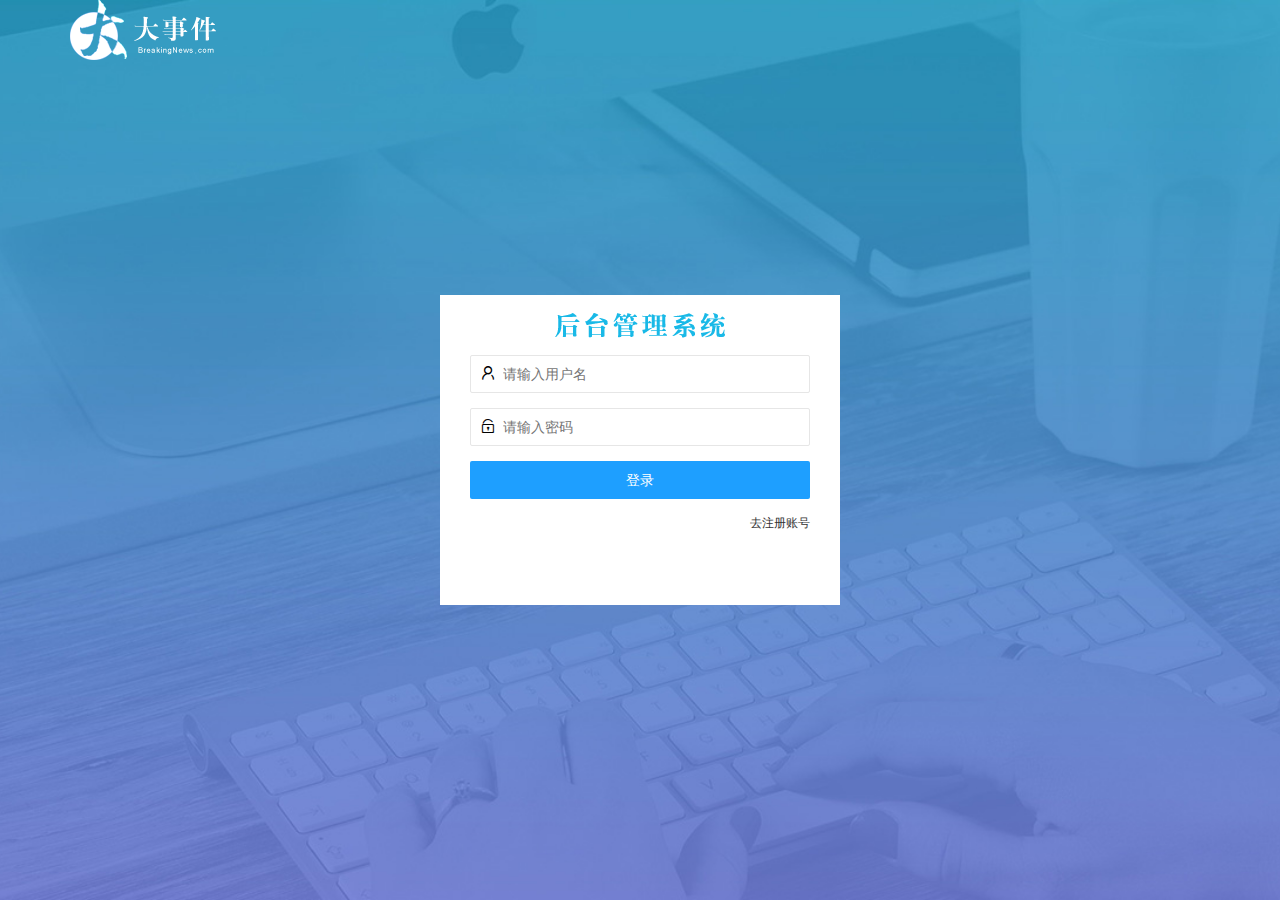
<file: login.html>
<!DOCTYPE html>
<html lang="en">

<head>
    <meta charset="UTF-8">
    <meta http-equiv="X-UA-Compatible" content="IE=edge">
    <meta name="viewport" content="width=device-width, initial-scale=1.0">
    <title>大事件-登录/注册</title>
    <!-- 引入layui框架css样式文件 -->
    <link rel="stylesheet" href="assets/lib/layui/css/layui.css">
    <!-- 引入login页面css样式文件 -->
    <link rel="stylesheet" href="assets/css/login.css">
</head>

<body>
    <!-- logo -->
    <div class="layui-main">
        <img src="assets/images/logo.png" alt="">
    </div>
    <!-- 登录/注册 -->
    <div class="loginAndReg">
        <!-- 标题模块 -->
        <div class="title"></div>
        <!-- 登录模块 -->
        <div class="login">
            <!-- 登录表单 -->
            <form class="layui-form" id="login_form">
                <!-- 用户名 -->
                <div class="layui-form-item">
                    <i class="layui-icon layui-icon-username"></i>   
                    <input type="text" name="username" required lay-verify="required" placeholder="请输入用户名"
                        autocomplete="off" class="layui-input">
                </div>
                <!-- 密码 -->
                <div class="layui-form-item">
                    <i class="layui-icon layui-icon-password"></i>   
                    <input type="password" name="password" required lay-verify="required|pwd" placeholder="请输入密码"
                        autocomplete="off" class="layui-input">
                </div>
                <!-- 登陆按钮 -->
                <div class="layui-form-item">
                    <button class="layui-btn layui-btn-fluid  layui-btn-normal" lay-submit lay-filter="formDemo">登录</button>
                </div>
                <!-- 去注册 -->
                <div class="layui-form-item goRegLink">
                    <a href="javascript:;" id="link_reg">去注册账号</a>
                </div>
            </form>
        </div>
        <!-- 注册模块 -->
        <div class="reg">
            <!-- 注册表单 -->
            <form class="layui-form" id="regForm">
                <!-- 用户名 -->
                <div class="layui-form-item">
                    <i class="layui-icon layui-icon-username"></i>   
                    <input type="text" name="username" required lay-verify="required" placeholder="请输入用户名"
                        autocomplete="off" class="layui-input">
                </div>
                <!-- 密码 -->
                <div class="layui-form-item">
                    <i class="layui-icon layui-icon-password"></i>   
                    <input type="password" name="password" required lay-verify="required|pwd" placeholder="请输入密码"
                        autocomplete="off" class="layui-input">
                </div>
                <!-- 再次确认密码 -->
                <div class="layui-form-item">
                    <i class="layui-icon layui-icon-password"></i>   
                    <input type="password" name="repassword" required lay-verify="required|pwd|repwd" placeholder="再次确认密码"
                        autocomplete="off" class="layui-input">
                </div>
                <!-- 注册按钮 -->
                <div class="layui-form-item">
                    <button class="layui-btn layui-btn-fluid  layui-btn-normal" lay-submit lay-filter="formDemo">注册</button>
                </div>
                <!-- 去注册 -->
                <div class="layui-form-item goRegLink">
                    <a href="javascript:;" id="link_login">去登陆</a>
                </div>
            </form>
            
        </div>
    </div>


    <!-- 引入layui框架js文件 -->
    <script src="assets/lib/layui/layui.all.js"></script>
    <!-- 引入jQuery -->
    <script src="assets/lib/jquery.js"></script>
    <!-- 引入baseAPI.js -->
    <script src="assets/js/baseAPI.js"></script>
    <!-- 引入login页面js文件 -->
    <script src="assets/js/login.js"></script>
</body>

</html>
</file>
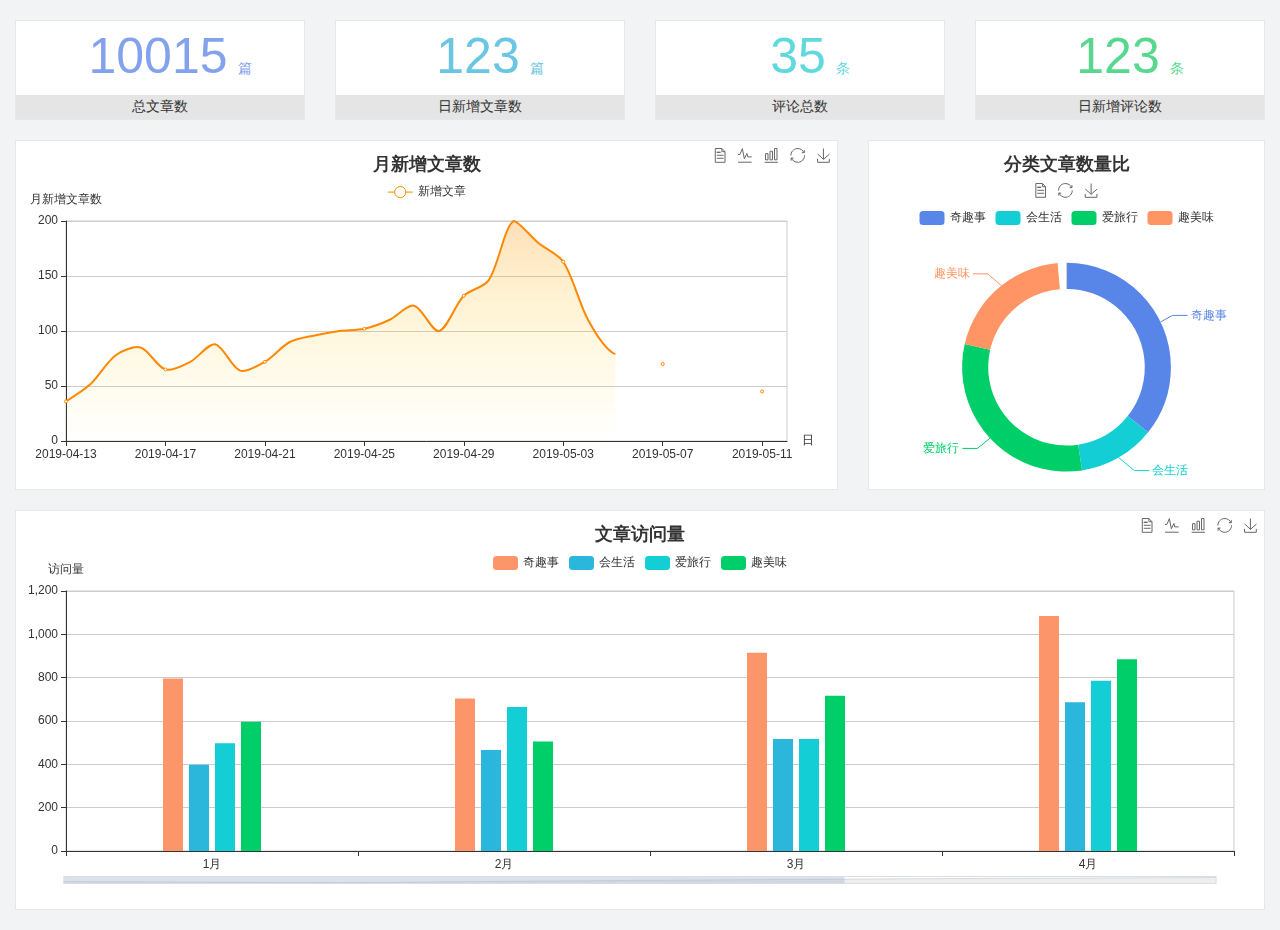
<file: home/dashboard.html>
<!DOCTYPE html>
<html lang="en">

<head>
  <meta charset="UTF-8">
  <meta name="viewport" content="width=device-width, initial-scale=1.0">
  <meta http-equiv="X-UA-Compatible" content="ie=edge">
  <title>图表统计</title>
  <link rel="stylesheet" href="../assets/lib/bootstrap.css" />
  <link rel="stylesheet" href="../assets/lib/main.css" />
  <script src="../assets/lib/jquery.js"></script>
  <script type="text/javascript" src="../assets/lib/echarts.min.js"></script>
</head>

<body>
  <div class="container-fluid">
    <div class="row spannel_list">
      <div class="col-sm-3 col-xs-6">
        <div class="spannel">
          <em>10015</em><span>篇</span>
          <b>总文章数</b>
        </div>
      </div>
      <div class="col-sm-3 col-xs-6">
        <div class="spannel scolor01">
          <em>123</em><span>篇</span>
          <b>日新增文章数</b>
        </div>
      </div>
      <div class="col-sm-3 col-xs-6">
        <div class="spannel scolor02">
          <em>35</em><span>条</span>
          <b>评论总数</b>
        </div>
      </div>
      <div class="col-sm-3 col-xs-6">
        <div class="spannel scolor03">
          <em>123</em><span>条</span>
          <b>日新增评论数</b>
        </div>
      </div>
    </div>
  </div>

  <div class="container-fluid">
    <div class="row curve-pie">
      <div class="col-lg-8 col-md-8">
        <div class="gragh_pannel" id="curve_show"></div>
      </div>
      <div class="col-lg-4 col-md-4">
        <div class="gragh_pannel" id="pie_show"></div>
      </div>
    </div>
  </div>

  <div class="container-fluid">
    <div class="column_pannel" id="column_show"></div>
  </div>

  <script>
    var oChart = echarts.init(document.getElementById('curve_show'));
    var aList_all = [
      { 'count': 36, 'date': '2019-04-13' },
      { 'count': 52, 'date': '2019-04-14' },
      { 'count': 78, 'date': '2019-04-15' },
      { 'count': 85, 'date': '2019-04-16' },
      { 'count': 65, 'date': '2019-04-17' },
      { 'count': 72, 'date': '2019-04-18' },
      { 'count': 88, 'date': '2019-04-19' },
      { 'count': 64, 'date': '2019-04-20' },
      { 'count': 72, 'date': '2019-04-21' },
      { 'count': 90, 'date': '2019-04-22' },
      { 'count': 96, 'date': '2019-04-23' },
      { 'count': 100, 'date': '2019-04-24' },
      { 'count': 102, 'date': '2019-04-25' },
      { 'count': 110, 'date': '2019-04-26' },
      { 'count': 123, 'date': '2019-04-27' },
      { 'count': 100, 'date': '2019-04-28' },
      { 'count': 132, 'date': '2019-04-29' },
      { 'count': 146, 'date': '2019-04-30' },
      { 'count': 200, 'date': '2019-05-01' },
      { 'count': 180, 'date': '2019-05-02' },
      { 'count': 163, 'date': '2019-05-03' },
      { 'count': 110, 'date': '2019-05-04' },
      { 'count': 80, 'date': '2019-05-05' },
      { 'count': 82, 'date': '2019-05-06' },
      { 'count': 70, 'date': '2019-05-07' },
      { 'count': 65, 'date': '2019-05-08' },
      { 'count': 54, 'date': '2019-05-09' },
      { 'count': 40, 'date': '2019-05-10' },
      { 'count': 45, 'date': '2019-05-11' },
      { 'count': 38, 'date': '2019-05-12' },
    ];

    let aCount = [];
    let aDate = [];

    for (var i = 0; i < aList_all.length; i++) {
      aCount.push(aList_all[i].count);
      aDate.push(aList_all[i].date);
    }

    var chartopt = {
      title: {
        text: '月新增文章数',
        left: 'center',
        top: '10'
      },
      tooltip: {
        trigger: 'axis'
      },
      legend: {
        data: ['新增文章'],
        top: '40'
      },
      toolbox: {
        show: true,
        feature: {
          mark: { show: true },
          dataView: { show: true, readOnly: false },
          magicType: { show: true, type: ['line', 'bar'] },
          restore: { show: true },
          saveAsImage: { show: true }
        }
      },
      calculable: true,
      xAxis: [
        {
          name: '日',
          type: 'category',
          boundaryGap: false,
          data: aDate
        }
      ],
      yAxis: [
        {
          name: '月新增文章数',
          type: 'value'
        }
      ],
      series: [
        {
          name: '新增文章',
          type: 'line',
          smooth: true,
          itemStyle: { normal: { areaStyle: { type: 'default' }, color: '#f80' }, lineStyle: { color: '#f80' } },
          data: aCount
        }],
      areaStyle: {
        normal: {
          color: new echarts.graphic.LinearGradient(0, 0, 0, 1, [{
            offset: 0,
            color: 'rgba(255,136,0,0.39)'
          }, {
            offset: .34,
            color: 'rgba(255,180,0,0.25)'
          }, {
            offset: 1,
            color: 'rgba(255,222,0,0.00)'
          }])

        }
      },
      grid: {
        show: true,
        x: 50,
        x2: 50,
        y: 80,
        height: 220
      }
    };

    oChart.setOption(chartopt);


    var oPie = echarts.init(document.getElementById('pie_show'));
    var oPieopt =
    {
      title: {
        top: 10,
        text: '分类文章数量比',
        x: 'center'
      },
      tooltip: {
        trigger: 'item',
        formatter: "{a} <br/>{b} : {c} ({d}%)"
      },
      color: ['#5885e8', '#13cfd5', '#00ce68', '#ff9565'],
      legend: {
        x: 'center',
        top: 65,
        data: ['奇趣事', '会生活', '爱旅行', '趣美味']
      },
      toolbox: {
        show: true,
        x: 'center',
        top: 35,
        feature: {
          mark: { show: true },
          dataView: { show: true, readOnly: false },
          magicType: {
            show: true,
            type: ['pie', 'funnel'],
            option: {
              funnel: {
                x: '25%',
                width: '50%',
                funnelAlign: 'left',
                max: 1548
              }
            }
          },
          restore: { show: true },
          saveAsImage: { show: true }
        }
      },
      calculable: true,
      series: [
        {
          name: '访问来源',
          type: 'pie',
          radius: ['45%', '60%'],
          center: ['50%', '65%'],
          data: [
            { value: 300, name: '奇趣事' },
            { value: 100, name: '会生活' },
            { value: 260, name: '爱旅行' },
            { value: 180, name: '趣美味' }
          ]
        }
      ]
    };
    oPie.setOption(oPieopt);



    var oColumn = this.echarts.init(document.getElementById('column_show'));
    var oColumnopt =
    {
      title: {
        text: '文章访问量',
        left: 'center',
        top: '10'
      },
      tooltip: {
        trigger: 'axis'
      },
      legend: {
        data: ['奇趣事', '会生活', '爱旅行', '趣美味'],
        top: '40'
      },
      toolbox: {
        show: true,
        feature: {
          mark: { show: true },
          dataView: { show: true, readOnly: false },
          magicType: { show: true, type: ['line', 'bar'] },
          restore: { show: true },
          saveAsImage: { show: true }
        }
      },
      calculable: true,
      xAxis: [
        {
          type: 'category',
          data: ['1月', '2月', '3月', '4月', '5月']
        }
      ],
      yAxis: [
        {
          name: '访问量',
          type: 'value'
        }
      ],
      series: [
        {
          name: '奇趣事',
          type: 'bar',
          barWidth: 20,
          itemStyle: {
            normal: { areaStyle: { type: 'default' }, color: '#fd956a' }
          },
          data: [800, 708, 920, 1090, 1200]
        },
        {
          name: '会生活',
          type: 'bar',
          barWidth: 20,
          itemStyle: {
            normal: { areaStyle: { type: 'default' }, color: '#2bb6db' }
          },
          data: [400, 468, 520, 690, 800]
        },
        {
          name: '爱旅行',
          type: 'bar',
          barWidth: 20,
          itemStyle: {
            normal: { areaStyle: { type: 'default' }, color: '#13cfd5' }
          },
          data: [500, 668, 520, 790, 900]
        },
        {
          name: '趣美味',
          type: 'bar',
          barWidth: 20,
          itemStyle: {
            normal: { areaStyle: { type: 'default' }, color: '#00ce68' }
          },
          data: [600, 508, 720, 890, 1000]
        }
      ],
      grid: {
        show: true,
        x: 50,
        x2: 30,
        y: 80,
        height: 260
      },
      dataZoom: [//给x轴设置滚动条
        {
          start: 0,//默认为0
          end: 100 - 1000 / 31,//默认为100
          type: 'slider',
          show: true,
          xAxisIndex: [0],
          handleSize: 0,//滑动条的 左右2个滑动条的大小
          height: 8,//组件高度
          left: 45, //左边的距离
          right: 50,//右边的距离
          bottom: 26,//右边的距离
          handleColor: '#ddd',//h滑动图标的颜色
          handleStyle: {
            borderColor: "#cacaca",
            borderWidth: "1",
            shadowBlur: 2,
            background: "#ddd",
            shadowColor: "#ddd",
          }
        }]
    };
    oColumn.setOption(oColumnopt);
  </script>
</body>

</html>
</file>
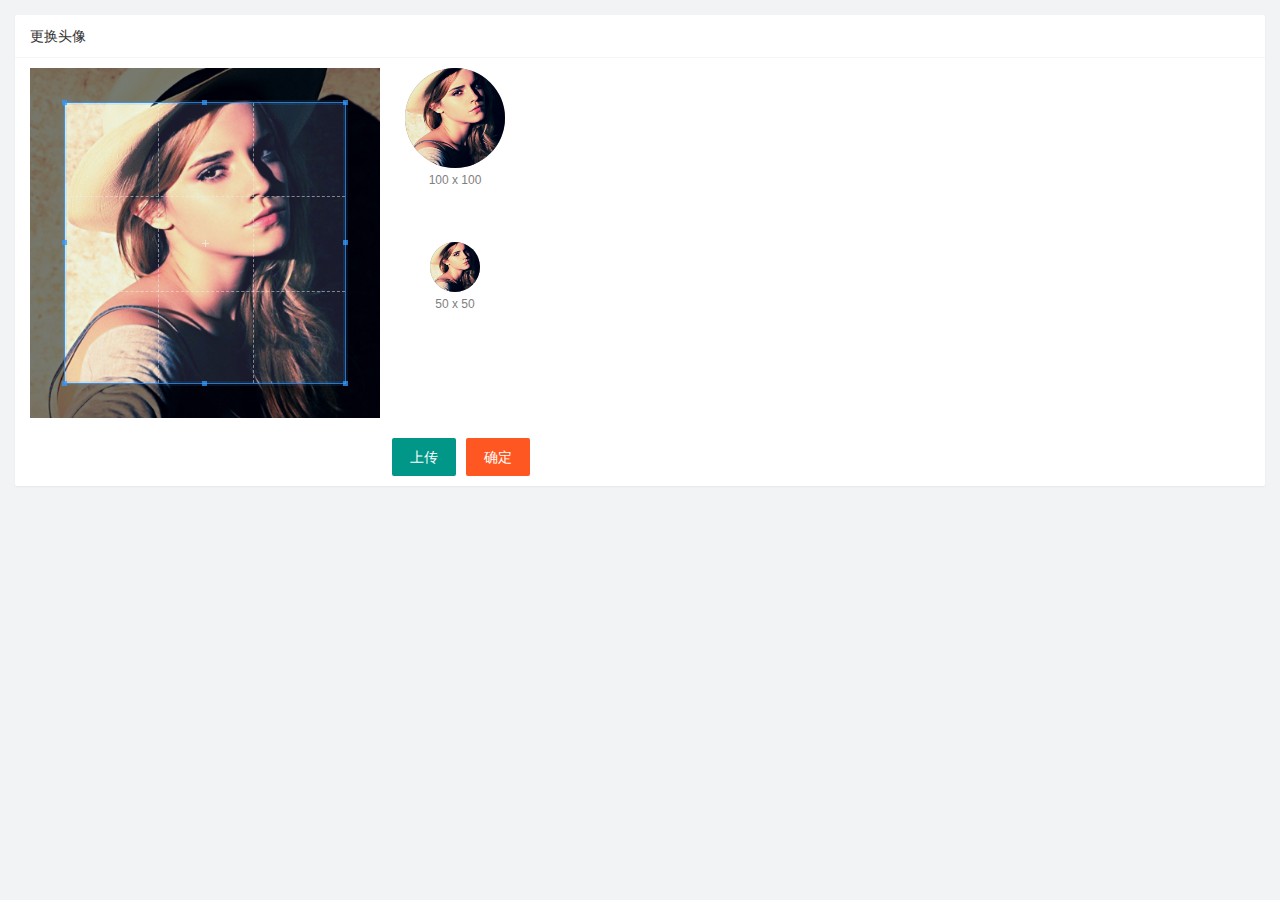
<file: user/user_avatar.html>
<!DOCTYPE html>
<html lang="en">

<head>
    <meta charset="UTF-8">
    <meta http-equiv="X-UA-Compatible" content="IE=edge">
    <meta name="viewport" content="width=device-width, initial-scale=1.0">
    <title>Document</title>
    <link rel="stylesheet" href="../assets/lib/layui/css/layui.css">
    <link rel="stylesheet" href="../assets/lib/cropper/cropper.css">
    <link rel="stylesheet" href="../assets/css/user/user_avatar.css">
</head>

<body>

    <div class="layui-card">
        <div class="layui-card-header">更换头像</div>
        <div class="layui-card-body">
            <!-- 第一行的图片裁剪和预览区域 -->
            <div class="row1">
                <!-- 图片裁剪区域 -->
                <div class="cropper-box">
                    <!-- 这个 img 标签很重要，将来会把它初始化为裁剪区域 -->
                    <img id="image" src="/assets/images/sample.jpg" />
                </div>
                <!-- 图片的预览区域 -->
                <div class="preview-box">
                    <div>
                        <!-- 宽高为 100px 的预览区域 -->
                        <div class="img-preview w100"></div>
                        <p class="size">100 x 100</p>
                    </div>
                    <div>
                        <!-- 宽高为 50px 的预览区域 -->
                        <div class="img-preview w50"></div>
                        <p class="size">50 x 50</p>
                    </div>
                </div>
            </div>

            <!-- 第二行的按钮区域 -->
            <div class="row2">
                <input type="file" id="file1">
                <button type="button" class="layui-btn btn_Upload">上传</button>
                <button type="button" class="layui-btn layui-btn-danger btnUpdate">确定</button>
            </div>
        </div>
    </div>

    <script src="../assets/lib/layui/layui.all.js"></script>
    <script src="../assets/lib/jquery.js"></script>
    <script src="../assets/lib/cropper/Cropper.js"></script>
    <script src="../assets/lib/cropper/jquery-cropper.js"></script>
    <script src="../assets/js/baseAPI.js"></script>
    <script src="../assets/js/user/user_avatar.js"></script>
</body>

</html>
</file>
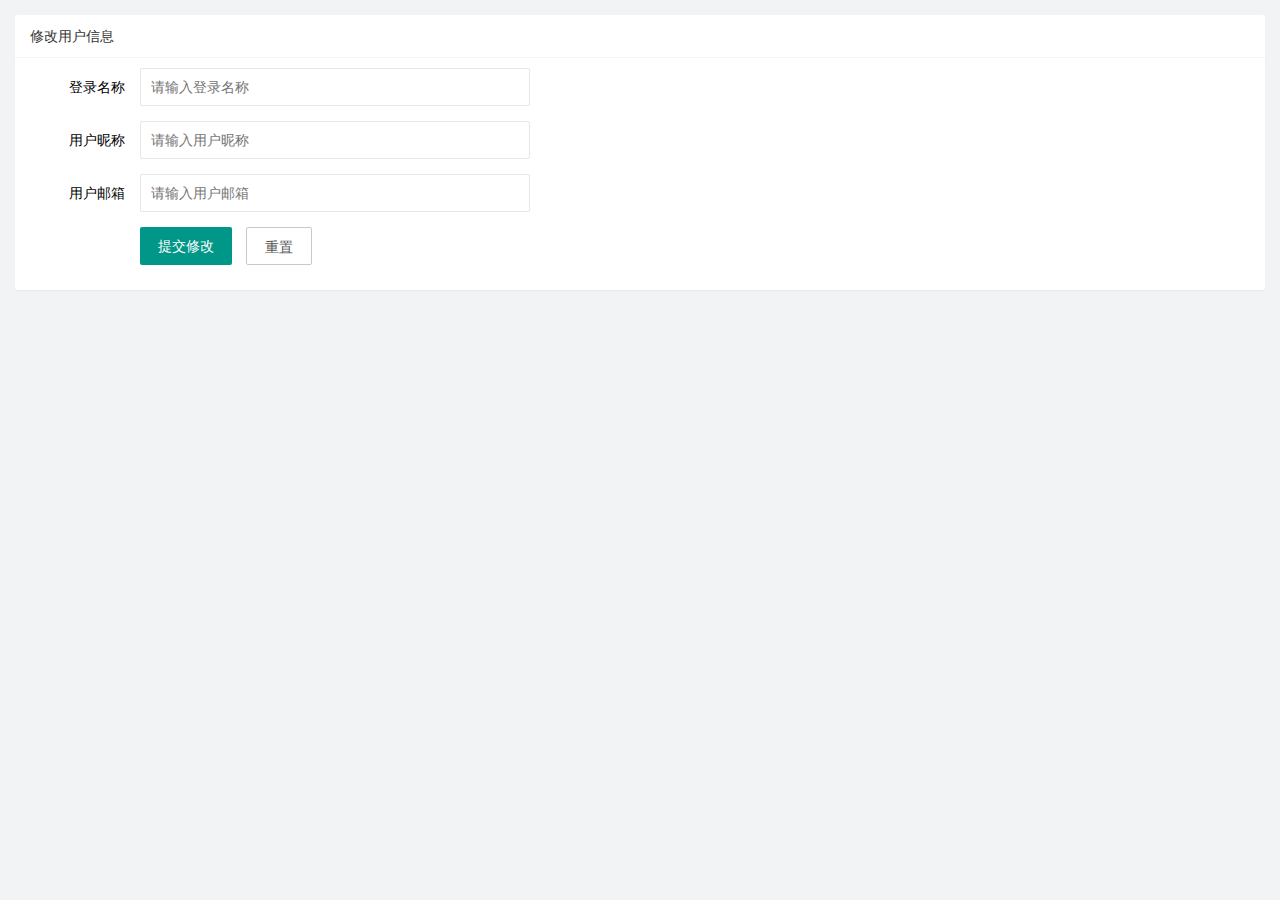
<file: user/user_info.html>
<!DOCTYPE html>
<html lang="en">

<head>
    <meta charset="UTF-8">
    <meta http-equiv="X-UA-Compatible" content="IE=edge">
    <meta name="viewport" content="width=device-width, initial-scale=1.0">
    <title>Document</title>
    <link rel="stylesheet" href="../assets/lib/layui/css/layui.css">
    <link rel="stylesheet" href="../assets/css/user/user_info.css">
</head>

<body>
    <!-- 修改用户信息 -->
    <div class="layui-card">
        <div class="layui-card-header">修改用户信息</div>
        <div class="layui-card-body">
            <!-- 表单 -->
            <form class="layui-form formUpdate" lay-filter="form_update">
                <!-- id -->
                <input type="hidden" name="id">
                <!-- 登录名称 -->
                <div class="layui-form-item">
                    <label class="layui-form-label">登录名称</label>
                    <div class="layui-input-block">
                        <input type="text" name="username" required lay-verify="required" placeholder="请输入登录名称"
                            autocomplete="off" class="layui-input" readonly>
                    </div>
                </div>
                <!-- 用户昵称 -->
                <div class="layui-form-item">
                    <label class="layui-form-label">用户昵称</label>
                    <div class="layui-input-block">
                        <input type="text" name="nickname" required lay-verify="required" placeholder="请输入用户昵称"
                            autocomplete="off" class="layui-input">
                    </div>
                </div>
                <!-- 用户邮箱 -->
                <div class="layui-form-item">
                    <label class="layui-form-label">用户邮箱</label>
                    <div class="layui-input-block">
                        <input type="text" name="email" required lay-verify="required|email" placeholder="请输入用户邮箱"
                            autocomplete="off" class="layui-input">
                    </div>
                </div>
                <!-- 提交修改/重置 -->
                <div class="layui-form-item">
                    <div class="layui-input-block">
                        <button class="layui-btn" lay-submit lay-filter="formDemo">提交修改</button>
                        <button type="reset" class="layui-btn layui-btn-primary btnReset">重置</button>
                    </div>
                </div>
            </form>
        </div>
    </div>

    <script src="../assets/lib/layui/layui.all.js"></script>
    <script src="../assets/lib/jquery.js"></script>
    <script src="../assets/js/baseAPI.js"></script>
    <script src="../assets/js/user/user_info.js"></script>
</body>

</html>
</file>
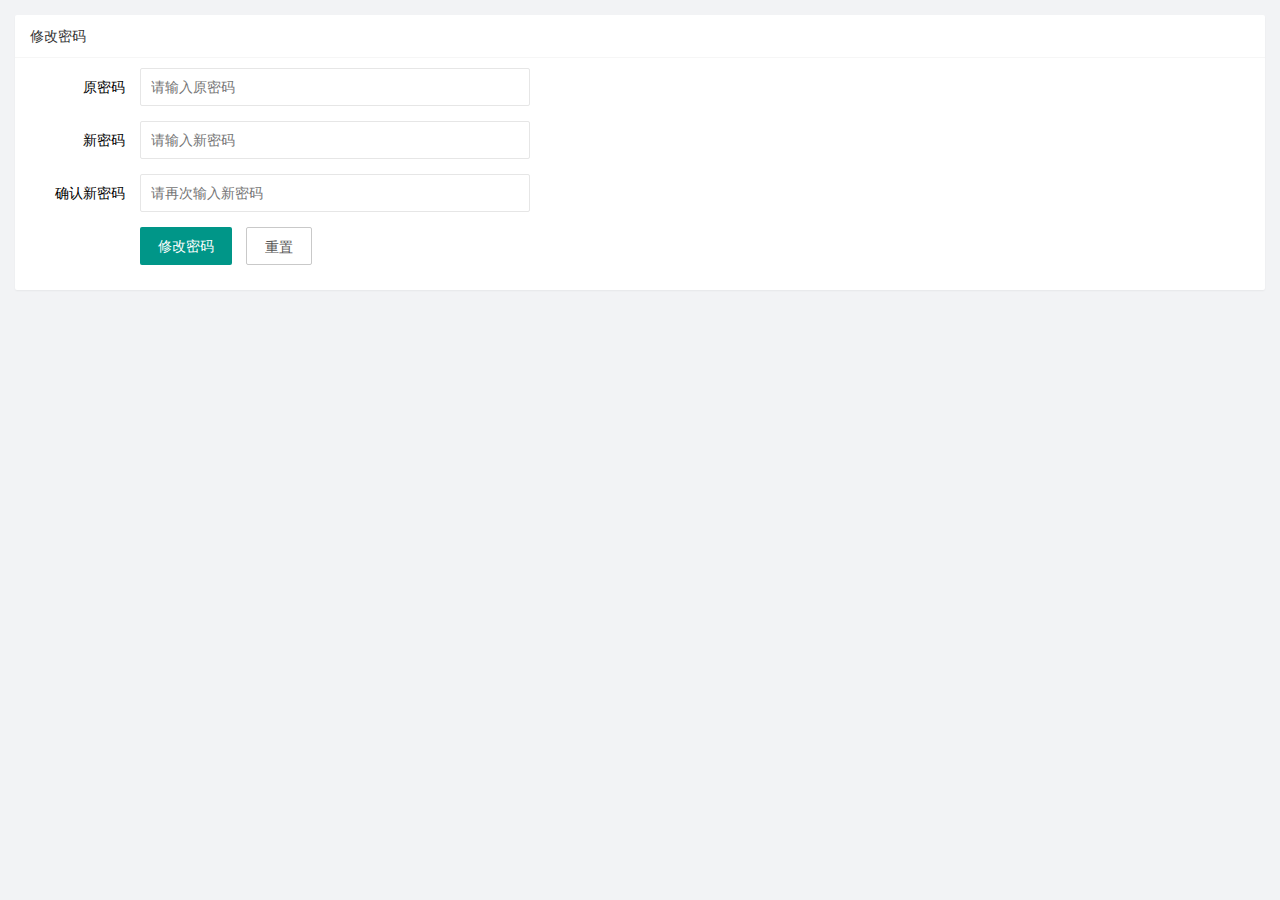
<file: user/user_pwd.html>
<!DOCTYPE html>
<html lang="en">

<head>
    <meta charset="UTF-8">
    <meta http-equiv="X-UA-Compatible" content="IE=edge">
    <meta name="viewport" content="width=device-width, initial-scale=1.0">
    <title>Document</title>
    <link rel="stylesheet" href="../assets/lib/layui/css/layui.css">
    <link rel="stylesheet" href="../assets/css/user/user_pwd.css">
</head>

<body>
    <!-- 修改密码 -->
    <div class="layui-card">
        <div class="layui-card-header">修改密码</div>
        <div class="layui-card-body">
            <form class="layui-form form_pwd">
                <!-- 原密码 -->
                <div class="layui-form-item">
                    <label class="layui-form-label">原密码</label>
                    <div class="layui-input-block">
                        <input type="password" name="oldPwd" required lay-verify="required|pwd" placeholder="请输入原密码"
                            autocomplete="off" class="layui-input oldPwd">
                    </div>
                </div>
                <!-- 新密码 -->
                <div class="layui-form-item">
                    <label class="layui-form-label">新密码</label>
                    <div class="layui-input-block">
                        <input type="password" name="newPwd" required lay-verify="required|pwd|newPwd"
                            placeholder="请输入新密码" autocomplete="off" class="layui-input newPwd">
                    </div>
                </div>
                <!-- 确认新密码 -->
                <div class="layui-form-item">
                    <label class="layui-form-label">确认新密码</label>
                    <div class="layui-input-block">
                        <input type="password" name="rePwd" required lay-verify="required|pwd|rePwd"
                            placeholder="请再次输入新密码" autocomplete="off" class="layui-input rePwd">
                    </div>
                </div>
                <!-- 修改密码/重置 -->
                <div class="layui-form-item">
                    <div class="layui-input-block">
                        <button class="layui-btn" lay-submit lay-filter="formDemo">修改密码</button>
                        <button type="reset" class="layui-btn layui-btn-primary">重置</button>
                    </div>
                </div>
            </form>
        </div>
    </div>


    <script src="../assets/lib/layui/layui.all.js"></script>
    <script src="../assets/lib/jquery.js"></script>
    <script src="../assets/js/baseAPI.js"></script>
    <script src="../assets/js/user/user_pwd.js"></script>
</body>

</html>
</file>
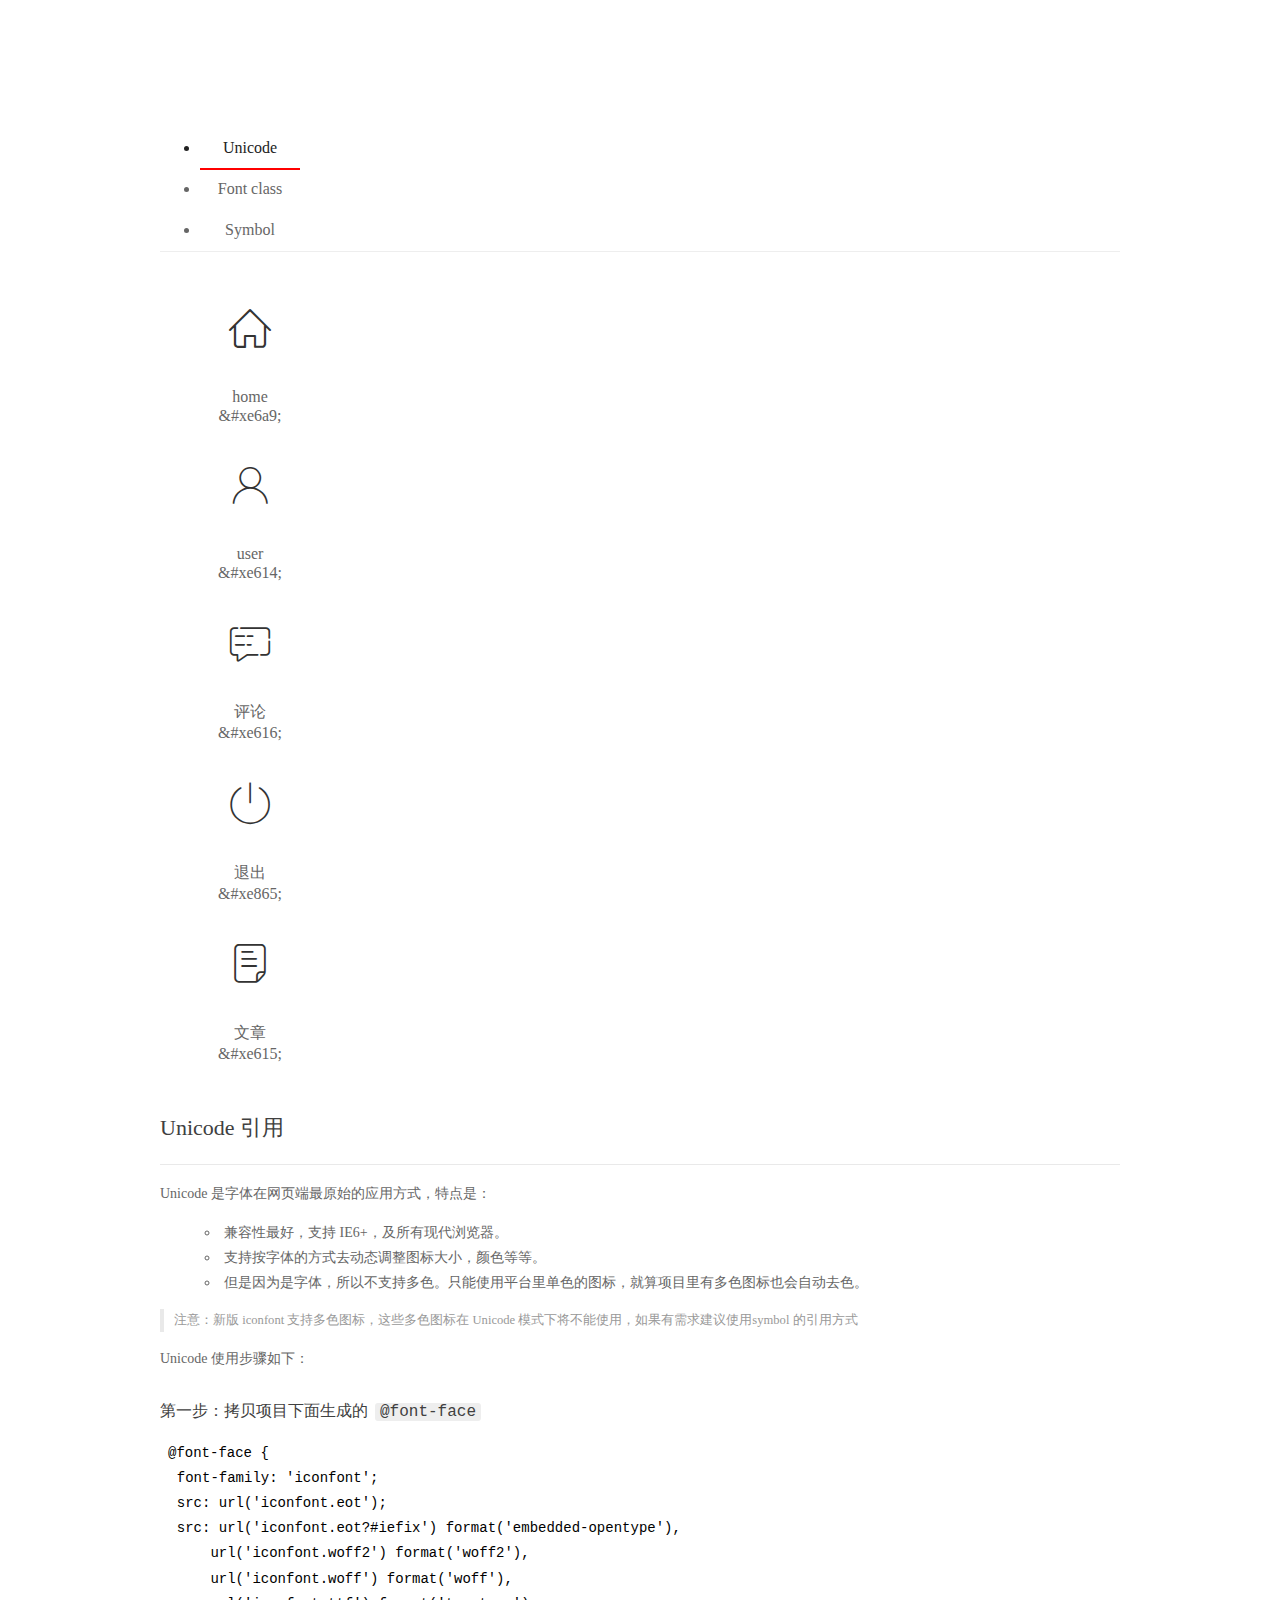
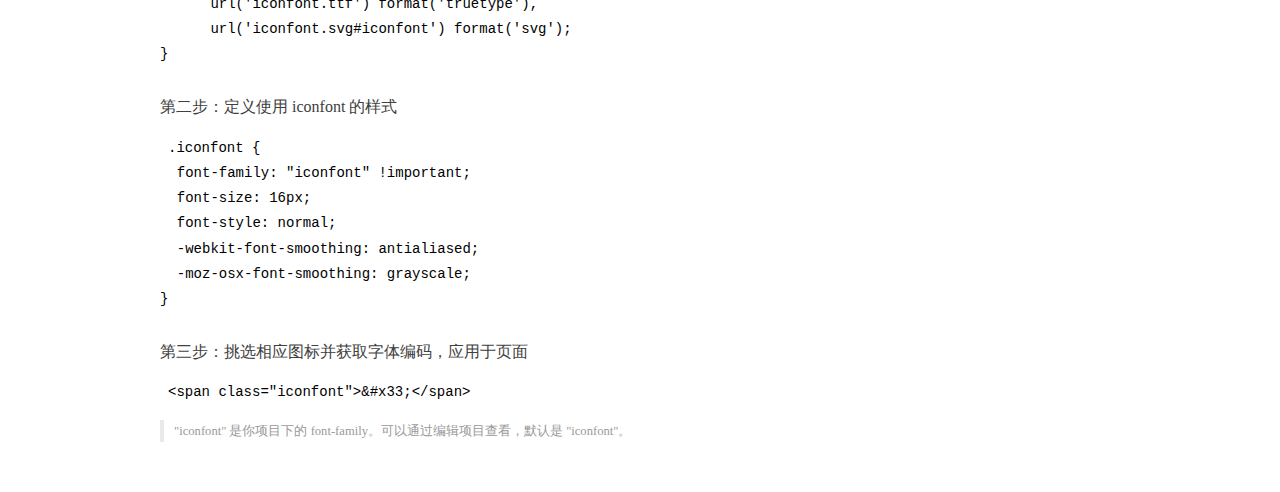
<file: assets/fonts/demo_index.html>
<!DOCTYPE html>
<html>
<head>
  <meta charset="utf-8"/>
  <title>IconFont Demo</title>
  <link rel="shortcut icon" href="https://gtms04.alicdn.com/tps/i4/TB1_oz6GVXXXXaFXpXXJDFnIXXX-64-64.ico" type="image/x-icon"/>
  <link rel="stylesheet" href="https://g.alicdn.com/thx/cube/1.3.2/cube.min.css">
  <link rel="stylesheet" href="demo.css">
  <link rel="stylesheet" href="iconfont.css">
  <script src="iconfont.js"></script>
  <!-- jQuery -->
  <script src="https://a1.alicdn.com/oss/uploads/2018/12/26/7bfddb60-08e8-11e9-9b04-53e73bb6408b.js"></script>
  <!-- 代码高亮 -->
  <script src="https://a1.alicdn.com/oss/uploads/2018/12/26/a3f714d0-08e6-11e9-8a15-ebf944d7534c.js"></script>
</head>
<body>
  <div class="main">
    <h1 class="logo"><a href="https://www.iconfont.cn/" title="iconfont 首页" target="_blank">&#xe86b;</a></h1>
    <div class="nav-tabs">
      <ul id="tabs" class="dib-box">
        <li class="dib active"><span>Unicode</span></li>
        <li class="dib"><span>Font class</span></li>
        <li class="dib"><span>Symbol</span></li>
      </ul>
      
    </div>
    <div class="tab-container">
      <div class="content unicode" style="display: block;">
          <ul class="icon_lists dib-box">
          
            <li class="dib">
              <span class="icon iconfont">&#xe6a9;</span>
                <div class="name">home</div>
                <div class="code-name">&amp;#xe6a9;</div>
              </li>
          
            <li class="dib">
              <span class="icon iconfont">&#xe614;</span>
                <div class="name">user</div>
                <div class="code-name">&amp;#xe614;</div>
              </li>
          
            <li class="dib">
              <span class="icon iconfont">&#xe616;</span>
                <div class="name">评论</div>
                <div class="code-name">&amp;#xe616;</div>
              </li>
          
            <li class="dib">
              <span class="icon iconfont">&#xe865;</span>
                <div class="name">退出</div>
                <div class="code-name">&amp;#xe865;</div>
              </li>
          
            <li class="dib">
              <span class="icon iconfont">&#xe615;</span>
                <div class="name">文章</div>
                <div class="code-name">&amp;#xe615;</div>
              </li>
          
          </ul>
          <div class="article markdown">
          <h2 id="unicode-">Unicode 引用</h2>
          <hr>

          <p>Unicode 是字体在网页端最原始的应用方式，特点是：</p>
          <ul>
            <li>兼容性最好，支持 IE6+，及所有现代浏览器。</li>
            <li>支持按字体的方式去动态调整图标大小，颜色等等。</li>
            <li>但是因为是字体，所以不支持多色。只能使用平台里单色的图标，就算项目里有多色图标也会自动去色。</li>
          </ul>
          <blockquote>
            <p>注意：新版 iconfont 支持多色图标，这些多色图标在 Unicode 模式下将不能使用，如果有需求建议使用symbol 的引用方式</p>
          </blockquote>
          <p>Unicode 使用步骤如下：</p>
          <h3 id="-font-face">第一步：拷贝项目下面生成的 <code>@font-face</code></h3>
<pre><code class="language-css"
>@font-face {
  font-family: 'iconfont';
  src: url('iconfont.eot');
  src: url('iconfont.eot?#iefix') format('embedded-opentype'),
      url('iconfont.woff2') format('woff2'),
      url('iconfont.woff') format('woff'),
      url('iconfont.ttf') format('truetype'),
      url('iconfont.svg#iconfont') format('svg');
}
</code></pre>
          <h3 id="-iconfont-">第二步：定义使用 iconfont 的样式</h3>
<pre><code class="language-css"
>.iconfont {
  font-family: "iconfont" !important;
  font-size: 16px;
  font-style: normal;
  -webkit-font-smoothing: antialiased;
  -moz-osx-font-smoothing: grayscale;
}
</code></pre>
          <h3 id="-">第三步：挑选相应图标并获取字体编码，应用于页面</h3>
<pre>
<code class="language-html"
>&lt;span class="iconfont"&gt;&amp;#x33;&lt;/span&gt;
</code></pre>
          <blockquote>
            <p>"iconfont" 是你项目下的 font-family。可以通过编辑项目查看，默认是 "iconfont"。</p>
          </blockquote>
          </div>
      </div>
      <div class="content font-class">
        <ul class="icon_lists dib-box">
          
          <li class="dib">
            <span class="icon iconfont icon-home"></span>
            <div class="name">
              home
            </div>
            <div class="code-name">.icon-home
            </div>
          </li>
          
          <li class="dib">
            <span class="icon iconfont icon-user"></span>
            <div class="name">
              user
            </div>
            <div class="code-name">.icon-user
            </div>
          </li>
          
          <li class="dib">
            <span class="icon iconfont icon-pinglun"></span>
            <div class="name">
              评论
            </div>
            <div class="code-name">.icon-pinglun
            </div>
          </li>
          
          <li class="dib">
            <span class="icon iconfont icon-tuichu"></span>
            <div class="name">
              退出
            </div>
            <div class="code-name">.icon-tuichu
            </div>
          </li>
          
          <li class="dib">
            <span class="icon iconfont icon-16"></span>
            <div class="name">
              文章
            </div>
            <div class="code-name">.icon-16
            </div>
          </li>
          
        </ul>
        <div class="article markdown">
        <h2 id="font-class-">font-class 引用</h2>
        <hr>

        <p>font-class 是 Unicode 使用方式的一种变种，主要是解决 Unicode 书写不直观，语意不明确的问题。</p>
        <p>与 Unicode 使用方式相比，具有如下特点：</p>
        <ul>
          <li>兼容性良好，支持 IE8+，及所有现代浏览器。</li>
          <li>相比于 Unicode 语意明确，书写更直观。可以很容易分辨这个 icon 是什么。</li>
          <li>因为使用 class 来定义图标，所以当要替换图标时，只需要修改 class 里面的 Unicode 引用。</li>
          <li>不过因为本质上还是使用的字体，所以多色图标还是不支持的。</li>
        </ul>
        <p>使用步骤如下：</p>
        <h3 id="-fontclass-">第一步：引入项目下面生成的 fontclass 代码：</h3>
<pre><code class="language-html">&lt;link rel="stylesheet" href="./iconfont.css"&gt;
</code></pre>
        <h3 id="-">第二步：挑选相应图标并获取类名，应用于页面：</h3>
<pre><code class="language-html">&lt;span class="iconfont icon-xxx"&gt;&lt;/span&gt;
</code></pre>
        <blockquote>
          <p>"
            iconfont" 是你项目下的 font-family。可以通过编辑项目查看，默认是 "iconfont"。</p>
        </blockquote>
      </div>
      </div>
      <div class="content symbol">
          <ul class="icon_lists dib-box">
          
            <li class="dib">
                <svg class="icon svg-icon" aria-hidden="true">
                  <use xlink:href="#icon-home"></use>
                </svg>
                <div class="name">home</div>
                <div class="code-name">#icon-home</div>
            </li>
          
            <li class="dib">
                <svg class="icon svg-icon" aria-hidden="true">
                  <use xlink:href="#icon-user"></use>
                </svg>
                <div class="name">user</div>
                <div class="code-name">#icon-user</div>
            </li>
          
            <li class="dib">
                <svg class="icon svg-icon" aria-hidden="true">
                  <use xlink:href="#icon-pinglun"></use>
                </svg>
                <div class="name">评论</div>
                <div class="code-name">#icon-pinglun</div>
            </li>
          
            <li class="dib">
                <svg class="icon svg-icon" aria-hidden="true">
                  <use xlink:href="#icon-tuichu"></use>
                </svg>
                <div class="name">退出</div>
                <div class="code-name">#icon-tuichu</div>
            </li>
          
            <li class="dib">
                <svg class="icon svg-icon" aria-hidden="true">
                  <use xlink:href="#icon-16"></use>
                </svg>
                <div class="name">文章</div>
                <div class="code-name">#icon-16</div>
            </li>
          
          </ul>
          <div class="article markdown">
          <h2 id="symbol-">Symbol 引用</h2>
          <hr>

          <p>这是一种全新的使用方式，应该说这才是未来的主流，也是平台目前推荐的用法。相关介绍可以参考这篇<a href="">文章</a>
            这种用法其实是做了一个 SVG 的集合，与另外两种相比具有如下特点：</p>
          <ul>
            <li>支持多色图标了，不再受单色限制。</li>
            <li>通过一些技巧，支持像字体那样，通过 <code>font-size</code>, <code>color</code> 来调整样式。</li>
            <li>兼容性较差，支持 IE9+，及现代浏览器。</li>
            <li>浏览器渲染 SVG 的性能一般，还不如 png。</li>
          </ul>
          <p>使用步骤如下：</p>
          <h3 id="-symbol-">第一步：引入项目下面生成的 symbol 代码：</h3>
<pre><code class="language-html">&lt;script src="./iconfont.js"&gt;&lt;/script&gt;
</code></pre>
          <h3 id="-css-">第二步：加入通用 CSS 代码（引入一次就行）：</h3>
<pre><code class="language-html">&lt;style&gt;
.icon {
  width: 1em;
  height: 1em;
  vertical-align: -0.15em;
  fill: currentColor;
  overflow: hidden;
}
&lt;/style&gt;
</code></pre>
          <h3 id="-">第三步：挑选相应图标并获取类名，应用于页面：</h3>
<pre><code class="language-html">&lt;svg class="icon" aria-hidden="true"&gt;
  &lt;use xlink:href="#icon-xxx"&gt;&lt;/use&gt;
&lt;/svg&gt;
</code></pre>
          </div>
      </div>

    </div>
  </div>
  <script>
  $(document).ready(function () {
      $('.tab-container .content:first').show()

      $('#tabs li').click(function (e) {
        var tabContent = $('.tab-container .content')
        var index = $(this).index()

        if ($(this).hasClass('active')) {
          return
        } else {
          $('#tabs li').removeClass('active')
          $(this).addClass('active')

          tabContent.hide().eq(index).fadeIn()
        }
      })
    })
  </script>
</body>
</html>
</file>
<file: assets/lib/layui/css/layui.css>
/** layui-v2.5.5 MIT License By https://www.layui.com */
 .layui-inline,img{display:inline-block;vertical-align:middle}h1,h2,h3,h4,h5,h6{font-weight:400}.layui-edge,.layui-header,.layui-inline,.layui-main{position:relative}.layui-body,.layui-edge,.layui-elip{overflow:hidden}.layui-btn,.layui-edge,.layui-inline,img{vertical-align:middle}.layui-btn,.layui-disabled,.layui-icon,.layui-unselect{-moz-user-select:none;-webkit-user-select:none;-ms-user-select:none}.layui-elip,.layui-form-checkbox span,.layui-form-pane .layui-form-label{text-overflow:ellipsis;white-space:nowrap}.layui-breadcrumb,.layui-tree-btnGroup{visibility:hidden}blockquote,body,button,dd,div,dl,dt,form,h1,h2,h3,h4,h5,h6,input,li,ol,p,pre,td,textarea,th,ul{margin:0;padding:0;-webkit-tap-highlight-color:rgba(0,0,0,0)}a:active,a:hover{outline:0}img{border:none}li{list-style:none}table{border-collapse:collapse;border-spacing:0}h4,h5,h6{font-size:100%}button,input,optgroup,option,select,textarea{font-family:inherit;font-size:inherit;font-style:inherit;font-weight:inherit;outline:0}pre{white-space:pre-wrap;white-space:-moz-pre-wrap;white-space:-pre-wrap;white-space:-o-pre-wrap;word-wrap:break-word}body{line-height:24px;font:14px Helvetica Neue,Helvetica,PingFang SC,Tahoma,Arial,sans-serif}hr{height:1px;margin:10px 0;border:0;clear:both}a{color:#333;text-decoration:none}a:hover{color:#777}a cite{font-style:normal;*cursor:pointer}.layui-border-box,.layui-border-box *{box-sizing:border-box}.layui-box,.layui-box *{box-sizing:content-box}.layui-clear{clear:both;*zoom:1}.layui-clear:after{content:'\20';clear:both;*zoom:1;display:block;height:0}.layui-inline{*display:inline;*zoom:1}.layui-edge{display:inline-block;width:0;height:0;border-width:6px;border-style:dashed;border-color:transparent}.layui-edge-top{top:-4px;border-bottom-color:#999;border-bottom-style:solid}.layui-edge-right{border-left-color:#999;border-left-style:solid}.layui-edge-bottom{top:2px;border-top-color:#999;border-top-style:solid}.layui-edge-left{border-right-color:#999;border-right-style:solid}.layui-disabled,.layui-disabled:hover{color:#d2d2d2!important;cursor:not-allowed!important}.layui-circle{border-radius:100%}.layui-show{display:block!important}.layui-hide{display:none!important}@font-face{font-family:layui-icon;src:url(../font/iconfont.eot?v=250);src:url(../font/iconfont.eot?v=250#iefix) format('embedded-opentype'),url(../font/iconfont.woff2?v=250) format('woff2'),url(../font/iconfont.woff?v=250) format('woff'),url(../font/iconfont.ttf?v=250) format('truetype'),url(../font/iconfont.svg?v=250#layui-icon) format('svg')}.layui-icon{font-family:layui-icon!important;font-size:16px;font-style:normal;-webkit-font-smoothing:antialiased;-moz-osx-font-smoothing:grayscale}.layui-icon-reply-fill:before{content:"\e611"}.layui-icon-set-fill:before{content:"\e614"}.layui-icon-menu-fill:before{content:"\e60f"}.layui-icon-search:before{content:"\e615"}.layui-icon-share:before{content:"\e641"}.layui-icon-set-sm:before{content:"\e620"}.layui-icon-engine:before{content:"\e628"}.layui-icon-close:before{content:"\1006"}.layui-icon-close-fill:before{content:"\1007"}.layui-icon-chart-screen:before{content:"\e629"}.layui-icon-star:before{content:"\e600"}.layui-icon-circle-dot:before{content:"\e617"}.layui-icon-chat:before{content:"\e606"}.layui-icon-release:before{content:"\e609"}.layui-icon-list:before{content:"\e60a"}.layui-icon-chart:before{content:"\e62c"}.layui-icon-ok-circle:before{content:"\1005"}.layui-icon-layim-theme:before{content:"\e61b"}.layui-icon-table:before{content:"\e62d"}.layui-icon-right:before{content:"\e602"}.layui-icon-left:before{content:"\e603"}.layui-icon-cart-simple:before{content:"\e698"}.layui-icon-face-cry:before{content:"\e69c"}.layui-icon-face-smile:before{content:"\e6af"}.layui-icon-survey:before{content:"\e6b2"}.layui-icon-tree:before{content:"\e62e"}.layui-icon-upload-circle:before{content:"\e62f"}.layui-icon-add-circle:before{content:"\e61f"}.layui-icon-download-circle:before{content:"\e601"}.layui-icon-templeate-1:before{content:"\e630"}.layui-icon-util:before{content:"\e631"}.layui-icon-face-surprised:before{content:"\e664"}.layui-icon-edit:before{content:"\e642"}.layui-icon-speaker:before{content:"\e645"}.layui-icon-down:before{content:"\e61a"}.layui-icon-file:before{content:"\e621"}.layui-icon-layouts:before{content:"\e632"}.layui-icon-rate-half:before{content:"\e6c9"}.layui-icon-add-circle-fine:before{content:"\e608"}.layui-icon-prev-circle:before{content:"\e633"}.layui-icon-read:before{content:"\e705"}.layui-icon-404:before{content:"\e61c"}.layui-icon-carousel:before{content:"\e634"}.layui-icon-help:before{content:"\e607"}.layui-icon-code-circle:before{content:"\e635"}.layui-icon-water:before{content:"\e636"}.layui-icon-username:before{content:"\e66f"}.layui-icon-find-fill:before{content:"\e670"}.layui-icon-about:before{content:"\e60b"}.layui-icon-location:before{content:"\e715"}.layui-icon-up:before{content:"\e619"}.layui-icon-pause:before{content:"\e651"}.layui-icon-date:before{content:"\e637"}.layui-icon-layim-uploadfile:before{content:"\e61d"}.layui-icon-delete:before{content:"\e640"}.layui-icon-play:before{content:"\e652"}.layui-icon-top:before{content:"\e604"}.layui-icon-friends:before{content:"\e612"}.layui-icon-refresh-3:before{content:"\e9aa"}.layui-icon-ok:before{content:"\e605"}.layui-icon-layer:before{content:"\e638"}.layui-icon-face-smile-fine:before{content:"\e60c"}.layui-icon-dollar:before{content:"\e659"}.layui-icon-group:before{content:"\e613"}.layui-icon-layim-download:before{content:"\e61e"}.layui-icon-picture-fine:before{content:"\e60d"}.layui-icon-link:before{content:"\e64c"}.layui-icon-diamond:before{content:"\e735"}.layui-icon-log:before{content:"\e60e"}.layui-icon-rate-solid:before{content:"\e67a"}.layui-icon-fonts-del:before{content:"\e64f"}.layui-icon-unlink:before{content:"\e64d"}.layui-icon-fonts-clear:before{content:"\e639"}.layui-icon-triangle-r:before{content:"\e623"}.layui-icon-circle:before{content:"\e63f"}.layui-icon-radio:before{content:"\e643"}.layui-icon-align-center:before{content:"\e647"}.layui-icon-align-right:before{content:"\e648"}.layui-icon-align-left:before{content:"\e649"}.layui-icon-loading-1:before{content:"\e63e"}.layui-icon-return:before{content:"\e65c"}.layui-icon-fonts-strong:before{content:"\e62b"}.layui-icon-upload:before{content:"\e67c"}.layui-icon-dialogue:before{content:"\e63a"}.layui-icon-video:before{content:"\e6ed"}.layui-icon-headset:before{content:"\e6fc"}.layui-icon-cellphone-fine:before{content:"\e63b"}.layui-icon-add-1:before{content:"\e654"}.layui-icon-face-smile-b:before{content:"\e650"}.layui-icon-fonts-html:before{content:"\e64b"}.layui-icon-form:before{content:"\e63c"}.layui-icon-cart:before{content:"\e657"}.layui-icon-camera-fill:before{content:"\e65d"}.layui-icon-tabs:before{content:"\e62a"}.layui-icon-fonts-code:before{content:"\e64e"}.layui-icon-fire:before{content:"\e756"}.layui-icon-set:before{content:"\e716"}.layui-icon-fonts-u:before{content:"\e646"}.layui-icon-triangle-d:before{content:"\e625"}.layui-icon-tips:before{content:"\e702"}.layui-icon-picture:before{content:"\e64a"}.layui-icon-more-vertical:before{content:"\e671"}.layui-icon-flag:before{content:"\e66c"}.layui-icon-loading:before{content:"\e63d"}.layui-icon-fonts-i:before{content:"\e644"}.layui-icon-refresh-1:before{content:"\e666"}.layui-icon-rmb:before{content:"\e65e"}.layui-icon-home:before{content:"\e68e"}.layui-icon-user:before{content:"\e770"}.layui-icon-notice:before{content:"\e667"}.layui-icon-login-weibo:before{content:"\e675"}.layui-icon-voice:before{content:"\e688"}.layui-icon-upload-drag:before{content:"\e681"}.layui-icon-login-qq:before{content:"\e676"}.layui-icon-snowflake:before{content:"\e6b1"}.layui-icon-file-b:before{content:"\e655"}.layui-icon-template:before{content:"\e663"}.layui-icon-auz:before{content:"\e672"}.layui-icon-console:before{content:"\e665"}.layui-icon-app:before{content:"\e653"}.layui-icon-prev:before{content:"\e65a"}.layui-icon-website:before{content:"\e7ae"}.layui-icon-next:before{content:"\e65b"}.layui-icon-component:before{content:"\e857"}.layui-icon-more:before{content:"\e65f"}.layui-icon-login-wechat:before{content:"\e677"}.layui-icon-shrink-right:before{content:"\e668"}.layui-icon-spread-left:before{content:"\e66b"}.layui-icon-camera:before{content:"\e660"}.layui-icon-note:before{content:"\e66e"}.layui-icon-refresh:before{content:"\e669"}.layui-icon-female:before{content:"\e661"}.layui-icon-male:before{content:"\e662"}.layui-icon-password:before{content:"\e673"}.layui-icon-senior:before{content:"\e674"}.layui-icon-theme:before{content:"\e66a"}.layui-icon-tread:before{content:"\e6c5"}.layui-icon-praise:before{content:"\e6c6"}.layui-icon-star-fill:before{content:"\e658"}.layui-icon-rate:before{content:"\e67b"}.layui-icon-template-1:before{content:"\e656"}.layui-icon-vercode:before{content:"\e679"}.layui-icon-cellphone:before{content:"\e678"}.layui-icon-screen-full:before{content:"\e622"}.layui-icon-screen-restore:before{content:"\e758"}.layui-icon-cols:before{content:"\e610"}.layui-icon-export:before{content:"\e67d"}.layui-icon-print:before{content:"\e66d"}.layui-icon-slider:before{content:"\e714"}.layui-icon-addition:before{content:"\e624"}.layui-icon-subtraction:before{content:"\e67e"}.layui-icon-service:before{content:"\e626"}.layui-icon-transfer:before{content:"\e691"}.layui-main{width:1140px;margin:0 auto}.layui-header{z-index:1000;height:60px}.layui-header a:hover{transition:all .5s;-webkit-transition:all .5s}.layui-side{position:fixed;left:0;top:0;bottom:0;z-index:999;width:200px;overflow-x:hidden}.layui-side-scroll{position:relative;width:220px;height:100%;overflow-x:hidden}.layui-body{position:absolute;left:200px;right:0;top:0;bottom:0;z-index:998;width:auto;overflow-y:auto;box-sizing:border-box}.layui-layout-body{overflow:hidden}.layui-layout-admin .layui-header{background-color:#23262E}.layui-layout-admin .layui-side{top:60px;width:200px;overflow-x:hidden}.layui-layout-admin .layui-body{position:fixed;top:60px;bottom:44px}.layui-layout-admin .layui-main{width:auto;margin:0 15px}.layui-layout-admin .layui-footer{position:fixed;left:200px;right:0;bottom:0;height:44px;line-height:44px;padding:0 15px;background-color:#eee}.layui-layout-admin .layui-logo{position:absolute;left:0;top:0;width:200px;height:100%;line-height:60px;text-align:center;color:#009688;font-size:16px}.layui-layout-admin .layui-header .layui-nav{background:0 0}.layui-layout-left{position:absolute!important;left:200px;top:0}.layui-layout-right{position:absolute!important;right:0;top:0}.layui-container{position:relative;margin:0 auto;padding:0 15px;box-sizing:border-box}.layui-fluid{position:relative;margin:0 auto;padding:0 15px}.layui-row:after,.layui-row:before{content:'';display:block;clear:both}.layui-col-lg1,.layui-col-lg10,.layui-col-lg11,.layui-col-lg12,.layui-col-lg2,.layui-col-lg3,.layui-col-lg4,.layui-col-lg5,.layui-col-lg6,.layui-col-lg7,.layui-col-lg8,.layui-col-lg9,.layui-col-md1,.layui-col-md10,.layui-col-md11,.layui-col-md12,.layui-col-md2,.layui-col-md3,.layui-col-md4,.layui-col-md5,.layui-col-md6,.layui-col-md7,.layui-col-md8,.layui-col-md9,.layui-col-sm1,.layui-col-sm10,.layui-col-sm11,.layui-col-sm12,.layui-col-sm2,.layui-col-sm3,.layui-col-sm4,.layui-col-sm5,.layui-col-sm6,.layui-col-sm7,.layui-col-sm8,.layui-col-sm9,.layui-col-xs1,.layui-col-xs10,.layui-col-xs11,.layui-col-xs12,.layui-col-xs2,.layui-col-xs3,.layui-col-xs4,.layui-col-xs5,.layui-col-xs6,.layui-col-xs7,.layui-col-xs8,.layui-col-xs9{position:relative;display:block;box-sizing:border-box}.layui-col-xs1,.layui-col-xs10,.layui-col-xs11,.layui-col-xs12,.layui-col-xs2,.layui-col-xs3,.layui-col-xs4,.layui-col-xs5,.layui-col-xs6,.layui-col-xs7,.layui-col-xs8,.layui-col-xs9{float:left}.layui-col-xs1{width:8.33333333%}.layui-col-xs2{width:16.66666667%}.layui-col-xs3{width:25%}.layui-col-xs4{width:33.33333333%}.layui-col-xs5{width:41.66666667%}.layui-col-xs6{width:50%}.layui-col-xs7{width:58.33333333%}.layui-col-xs8{width:66.66666667%}.layui-col-xs9{width:75%}.layui-col-xs10{width:83.33333333%}.layui-col-xs11{width:91.66666667%}.layui-col-xs12{width:100%}.layui-col-xs-offset1{margin-left:8.33333333%}.layui-col-xs-offset2{margin-left:16.66666667%}.layui-col-xs-offset3{margin-left:25%}.layui-col-xs-offset4{margin-left:33.33333333%}.layui-col-xs-offset5{margin-left:41.66666667%}.layui-col-xs-offset6{margin-left:50%}.layui-col-xs-offset7{margin-left:58.33333333%}.layui-col-xs-offset8{margin-left:66.66666667%}.layui-col-xs-offset9{margin-left:75%}.layui-col-xs-offset10{margin-left:83.33333333%}.layui-col-xs-offset11{margin-left:91.66666667%}.layui-col-xs-offset12{margin-left:100%}@media screen and (max-width:768px){.layui-hide-xs{display:none!important}.layui-show-xs-block{display:block!important}.layui-show-xs-inline{display:inline!important}.layui-show-xs-inline-block{display:inline-block!important}}@media screen and (min-width:768px){.layui-container{width:750px}.layui-hide-sm{display:none!important}.layui-show-sm-block{display:block!important}.layui-show-sm-inline{display:inline!important}.layui-show-sm-inline-block{display:inline-block!important}.layui-col-sm1,.layui-col-sm10,.layui-col-sm11,.layui-col-sm12,.layui-col-sm2,.layui-col-sm3,.layui-col-sm4,.layui-col-sm5,.layui-col-sm6,.layui-col-sm7,.layui-col-sm8,.layui-col-sm9{float:left}.layui-col-sm1{width:8.33333333%}.layui-col-sm2{width:16.66666667%}.layui-col-sm3{width:25%}.layui-col-sm4{width:33.33333333%}.layui-col-sm5{width:41.66666667%}.layui-col-sm6{width:50%}.layui-col-sm7{width:58.33333333%}.layui-col-sm8{width:66.66666667%}.layui-col-sm9{width:75%}.layui-col-sm10{width:83.33333333%}.layui-col-sm11{width:91.66666667%}.layui-col-sm12{width:100%}.layui-col-sm-offset1{margin-left:8.33333333%}.layui-col-sm-offset2{margin-left:16.66666667%}.layui-col-sm-offset3{margin-left:25%}.layui-col-sm-offset4{margin-left:33.33333333%}.layui-col-sm-offset5{margin-left:41.66666667%}.layui-col-sm-offset6{margin-left:50%}.layui-col-sm-offset7{margin-left:58.33333333%}.layui-col-sm-offset8{margin-left:66.66666667%}.layui-col-sm-offset9{margin-left:75%}.layui-col-sm-offset10{margin-left:83.33333333%}.layui-col-sm-offset11{margin-left:91.66666667%}.layui-col-sm-offset12{margin-left:100%}}@media screen and (min-width:992px){.layui-container{width:970px}.layui-hide-md{display:none!important}.layui-show-md-block{display:block!important}.layui-show-md-inline{display:inline!important}.layui-show-md-inline-block{display:inline-block!important}.layui-col-md1,.layui-col-md10,.layui-col-md11,.layui-col-md12,.layui-col-md2,.layui-col-md3,.layui-col-md4,.layui-col-md5,.layui-col-md6,.layui-col-md7,.layui-col-md8,.layui-col-md9{float:left}.layui-col-md1{width:8.33333333%}.layui-col-md2{width:16.66666667%}.layui-col-md3{width:25%}.layui-col-md4{width:33.33333333%}.layui-col-md5{width:41.66666667%}.layui-col-md6{width:50%}.layui-col-md7{width:58.33333333%}.layui-col-md8{width:66.66666667%}.layui-col-md9{width:75%}.layui-col-md10{width:83.33333333%}.layui-col-md11{width:91.66666667%}.layui-col-md12{width:100%}.layui-col-md-offset1{margin-left:8.33333333%}.layui-col-md-offset2{margin-left:16.66666667%}.layui-col-md-offset3{margin-left:25%}.layui-col-md-offset4{margin-left:33.33333333%}.layui-col-md-offset5{margin-left:41.66666667%}.layui-col-md-offset6{margin-left:50%}.layui-col-md-offset7{margin-left:58.33333333%}.layui-col-md-offset8{margin-left:66.66666667%}.layui-col-md-offset9{margin-left:75%}.layui-col-md-offset10{margin-left:83.33333333%}.layui-col-md-offset11{margin-left:91.66666667%}.layui-col-md-offset12{margin-left:100%}}@media screen and (min-width:1200px){.layui-container{width:1170px}.layui-hide-lg{display:none!important}.layui-show-lg-block{display:block!important}.layui-show-lg-inline{display:inline!important}.layui-show-lg-inline-block{display:inline-block!important}.layui-col-lg1,.layui-col-lg10,.layui-col-lg11,.layui-col-lg12,.layui-col-lg2,.layui-col-lg3,.layui-col-lg4,.layui-col-lg5,.layui-col-lg6,.layui-col-lg7,.layui-col-lg8,.layui-col-lg9{float:left}.layui-col-lg1{width:8.33333333%}.layui-col-lg2{width:16.66666667%}.layui-col-lg3{width:25%}.layui-col-lg4{width:33.33333333%}.layui-col-lg5{width:41.66666667%}.layui-col-lg6{width:50%}.layui-col-lg7{width:58.33333333%}.layui-col-lg8{width:66.66666667%}.layui-col-lg9{width:75%}.layui-col-lg10{width:83.33333333%}.layui-col-lg11{width:91.66666667%}.layui-col-lg12{width:100%}.layui-col-lg-offset1{margin-left:8.33333333%}.layui-col-lg-offset2{margin-left:16.66666667%}.layui-col-lg-offset3{margin-left:25%}.layui-col-lg-offset4{margin-left:33.33333333%}.layui-col-lg-offset5{margin-left:41.66666667%}.layui-col-lg-offset6{margin-left:50%}.layui-col-lg-offset7{margin-left:58.33333333%}.layui-col-lg-offset8{margin-left:66.66666667%}.layui-col-lg-offset9{margin-left:75%}.layui-col-lg-offset10{margin-left:83.33333333%}.layui-col-lg-offset11{margin-left:91.66666667%}.layui-col-lg-offset12{margin-left:100%}}.layui-col-space1{margin:-.5px}.layui-col-space1>*{padding:.5px}.layui-col-space3{margin:-1.5px}.layui-col-space3>*{padding:1.5px}.layui-col-space5{margin:-2.5px}.layui-col-space5>*{padding:2.5px}.layui-col-space8{margin:-3.5px}.layui-col-space8>*{padding:3.5px}.layui-col-space10{margin:-5px}.layui-col-space10>*{padding:5px}.layui-col-space12{margin:-6px}.layui-col-space12>*{padding:6px}.layui-col-space15{margin:-7.5px}.layui-col-space15>*{padding:7.5px}.layui-col-space18{margin:-9px}.layui-col-space18>*{padding:9px}.layui-col-space20{margin:-10px}.layui-col-space20>*{padding:10px}.layui-col-space22{margin:-11px}.layui-col-space22>*{padding:11px}.layui-col-space25{margin:-12.5px}.layui-col-space25>*{padding:12.5px}.layui-col-space30{margin:-15px}.layui-col-space30>*{padding:15px}.layui-btn,.layui-input,.layui-select,.layui-textarea,.layui-upload-button{outline:0;-webkit-appearance:none;transition:all .3s;-webkit-transition:all .3s;box-sizing:border-box}.layui-elem-quote{margin-bottom:10px;padding:15px;line-height:22px;border-left:5px solid #009688;border-radius:0 2px 2px 0;background-color:#f2f2f2}.layui-quote-nm{border-style:solid;border-width:1px 1px 1px 5px;background:0 0}.layui-elem-field{margin-bottom:10px;padding:0;border-width:1px;border-style:solid}.layui-elem-field legend{margin-left:20px;padding:0 10px;font-size:20px;font-weight:300}.layui-field-title{margin:10px 0 20px;border-width:1px 0 0}.layui-field-box{padding:10px 15px}.layui-field-title .layui-field-box{padding:10px 0}.layui-progress{position:relative;height:6px;border-radius:20px;background-color:#e2e2e2}.layui-progress-bar{position:absolute;left:0;top:0;width:0;max-width:100%;height:6px;border-radius:20px;text-align:right;background-color:#5FB878;transition:all .3s;-webkit-transition:all .3s}.layui-progress-big,.layui-progress-big .layui-progress-bar{height:18px;line-height:18px}.layui-progress-text{position:relative;top:-20px;line-height:18px;font-size:12px;color:#666}.layui-progress-big .layui-progress-text{position:static;padding:0 10px;color:#fff}.layui-collapse{border-width:1px;border-style:solid;border-radius:2px}.layui-colla-content,.layui-colla-item{border-top-width:1px;border-top-style:solid}.layui-colla-item:first-child{border-top:none}.layui-colla-title{position:relative;height:42px;line-height:42px;padding:0 15px 0 35px;color:#333;background-color:#f2f2f2;cursor:pointer;font-size:14px;overflow:hidden}.layui-colla-content{display:none;padding:10px 15px;line-height:22px;color:#666}.layui-colla-icon{position:absolute;left:15px;top:0;font-size:14px}.layui-card{margin-bottom:15px;border-radius:2px;background-color:#fff;box-shadow:0 1px 2px 0 rgba(0,0,0,.05)}.layui-card:last-child{margin-bottom:0}.layui-card-header{position:relative;height:42px;line-height:42px;padding:0 15px;border-bottom:1px solid #f6f6f6;color:#333;border-radius:2px 2px 0 0;font-size:14px}.layui-bg-black,.layui-bg-blue,.layui-bg-cyan,.layui-bg-green,.layui-bg-orange,.layui-bg-red{color:#fff!important}.layui-card-body{position:relative;padding:10px 15px;line-height:24px}.layui-card-body[pad15]{padding:15px}.layui-card-body[pad20]{padding:20px}.layui-card-body .layui-table{margin:5px 0}.layui-card .layui-tab{margin:0}.layui-panel-window{position:relative;padding:15px;border-radius:0;border-top:5px solid #E6E6E6;background-color:#fff}.layui-auxiliar-moving{position:fixed;left:0;right:0;top:0;bottom:0;width:100%;height:100%;background:0 0;z-index:9999999999}.layui-form-label,.layui-form-mid,.layui-form-select,.layui-input-block,.layui-input-inline,.layui-textarea{position:relative}.layui-bg-red{background-color:#FF5722!important}.layui-bg-orange{background-color:#FFB800!important}.layui-bg-green{background-color:#009688!important}.layui-bg-cyan{background-color:#2F4056!important}.layui-bg-blue{background-color:#1E9FFF!important}.layui-bg-black{background-color:#393D49!important}.layui-bg-gray{background-color:#eee!important;color:#666!important}.layui-badge-rim,.layui-colla-content,.layui-colla-item,.layui-collapse,.layui-elem-field,.layui-form-pane .layui-form-item[pane],.layui-form-pane .layui-form-label,.layui-input,.layui-layedit,.layui-layedit-tool,.layui-quote-nm,.layui-select,.layui-tab-bar,.layui-tab-card,.layui-tab-title,.layui-tab-title .layui-this:after,.layui-textarea{border-color:#e6e6e6}.layui-timeline-item:before,hr{background-color:#e6e6e6}.layui-text{line-height:22px;font-size:14px;color:#666}.layui-text h1,.layui-text h2,.layui-text h3{font-weight:500;color:#333}.layui-text h1{font-size:30px}.layui-text h2{font-size:24px}.layui-text h3{font-size:18px}.layui-text a:not(.layui-btn){color:#01AAED}.layui-text a:not(.layui-btn):hover{text-decoration:underline}.layui-text ul{padding:5px 0 5px 15px}.layui-text ul li{margin-top:5px;list-style-type:disc}.layui-text em,.layui-word-aux{color:#999!important;padding:0 5px!important}.layui-btn{display:inline-block;height:38px;line-height:38px;padding:0 18px;background-color:#009688;color:#fff;white-space:nowrap;text-align:center;font-size:14px;border:none;border-radius:2px;cursor:pointer}.layui-btn:hover{opacity:.8;filter:alpha(opacity=80);color:#fff}.layui-btn:active{opacity:1;filter:alpha(opacity=100)}.layui-btn+.layui-btn{margin-left:10px}.layui-btn-container{font-size:0}.layui-btn-container .layui-btn{margin-right:10px;margin-bottom:10px}.layui-btn-container .layui-btn+.layui-btn{margin-left:0}.layui-table .layui-btn-container .layui-btn{margin-bottom:9px}.layui-btn-radius{border-radius:100px}.layui-btn .layui-icon{margin-right:3px;font-size:18px;vertical-align:bottom;vertical-align:middle\9}.layui-btn-primary{border:1px solid #C9C9C9;background-color:#fff;color:#555}.layui-btn-primary:hover{border-color:#009688;color:#333}.layui-btn-normal{background-color:#1E9FFF}.layui-btn-warm{background-color:#FFB800}.layui-btn-danger{background-color:#FF5722}.layui-btn-checked{background-color:#5FB878}.layui-btn-disabled,.layui-btn-disabled:active,.layui-btn-disabled:hover{border:1px solid #e6e6e6;background-color:#FBFBFB;color:#C9C9C9;cursor:not-allowed;opacity:1}.layui-btn-lg{height:44px;line-height:44px;padding:0 25px;font-size:16px}.layui-btn-sm{height:30px;line-height:30px;padding:0 10px;font-size:12px}.layui-btn-sm i{font-size:16px!important}.layui-btn-xs{height:22px;line-height:22px;padding:0 5px;font-size:12px}.layui-btn-xs i{font-size:14px!important}.layui-btn-group{display:inline-block;vertical-align:middle;font-size:0}.layui-btn-group .layui-btn{margin-left:0!important;margin-right:0!important;border-left:1px solid rgba(255,255,255,.5);border-radius:0}.layui-btn-group .layui-btn-primary{border-left:none}.layui-btn-group .layui-btn-primary:hover{border-color:#C9C9C9;color:#009688}.layui-btn-group .layui-btn:first-child{border-left:none;border-radius:2px 0 0 2px}.layui-btn-group .layui-btn-primary:first-child{border-left:1px solid #c9c9c9}.layui-btn-group .layui-btn:last-child{border-radius:0 2px 2px 0}.layui-btn-group .layui-btn+.layui-btn{margin-left:0}.layui-btn-group+.layui-btn-group{margin-left:10px}.layui-btn-fluid{width:100%}.layui-input,.layui-select,.layui-textarea{height:38px;line-height:1.3;line-height:38px\9;border-width:1px;border-style:solid;background-color:#fff;border-radius:2px}.layui-input::-webkit-input-placeholder,.layui-select::-webkit-input-placeholder,.layui-textarea::-webkit-input-placeholder{line-height:1.3}.layui-input,.layui-textarea{display:block;width:100%;padding-left:10px}.layui-input:hover,.layui-textarea:hover{border-color:#D2D2D2!important}.layui-input:focus,.layui-textarea:focus{border-color:#C9C9C9!important}.layui-textarea{min-height:100px;height:auto;line-height:20px;padding:6px 10px;resize:vertical}.layui-select{padding:0 10px}.layui-form input[type=checkbox],.layui-form input[type=radio],.layui-form select{display:none}.layui-form [lay-ignore]{display:initial}.layui-form-item{margin-bottom:15px;clear:both;*zoom:1}.layui-form-item:after{content:'\20';clear:both;*zoom:1;display:block;height:0}.layui-form-label{float:left;display:block;padding:9px 15px;width:80px;font-weight:400;line-height:20px;text-align:right}.layui-form-label-col{display:block;float:none;padding:9px 0;line-height:20px;text-align:left}.layui-form-item .layui-inline{margin-bottom:5px;margin-right:10px}.layui-input-block{margin-left:110px;min-height:36px}.layui-input-inline{display:inline-block;vertical-align:middle}.layui-form-item .layui-input-inline{float:left;width:190px;margin-right:10px}.layui-form-text .layui-input-inline{width:auto}.layui-form-mid{float:left;display:block;padding:9px 0!important;line-height:20px;margin-right:10px}.layui-form-danger+.layui-form-select .layui-input,.layui-form-danger:focus{border-color:#FF5722!important}.layui-form-select .layui-input{padding-right:30px;cursor:pointer}.layui-form-select .layui-edge{position:absolute;right:10px;top:50%;margin-top:-3px;cursor:pointer;border-width:6px;border-top-color:#c2c2c2;border-top-style:solid;transition:all .3s;-webkit-transition:all .3s}.layui-form-select dl{display:none;position:absolute;left:0;top:42px;padding:5px 0;z-index:899;min-width:100%;border:1px solid #d2d2d2;max-height:300px;overflow-y:auto;background-color:#fff;border-radius:2px;box-shadow:0 2px 4px rgba(0,0,0,.12);box-sizing:border-box}.layui-form-select dl dd,.layui-form-select dl dt{padding:0 10px;line-height:36px;white-space:nowrap;overflow:hidden;text-overflow:ellipsis}.layui-form-select dl dt{font-size:12px;color:#999}.layui-form-select dl dd{cursor:pointer}.layui-form-select dl dd:hover{background-color:#f2f2f2;-webkit-transition:.5s all;transition:.5s all}.layui-form-select .layui-select-group dd{padding-left:20px}.layui-form-select dl dd.layui-select-tips{padding-left:10px!important;color:#999}.layui-form-select dl dd.layui-this{background-color:#5FB878;color:#fff}.layui-form-checkbox,.layui-form-select dl dd.layui-disabled{background-color:#fff}.layui-form-selected dl{display:block}.layui-form-checkbox,.layui-form-checkbox *,.layui-form-switch{display:inline-block;vertical-align:middle}.layui-form-selected .layui-edge{margin-top:-9px;-webkit-transform:rotate(180deg);transform:rotate(180deg);margin-top:-3px\9}:root .layui-form-selected .layui-edge{margin-top:-9px\0/IE9}.layui-form-selectup dl{top:auto;bottom:42px}.layui-select-none{margin:5px 0;text-align:center;color:#999}.layui-select-disabled .layui-disabled{border-color:#eee!important}.layui-select-disabled .layui-edge{border-top-color:#d2d2d2}.layui-form-checkbox{position:relative;height:30px;line-height:30px;margin-right:10px;padding-right:30px;cursor:pointer;font-size:0;-webkit-transition:.1s linear;transition:.1s linear;box-sizing:border-box}.layui-form-checkbox span{padding:0 10px;height:100%;font-size:14px;border-radius:2px 0 0 2px;background-color:#d2d2d2;color:#fff;overflow:hidden}.layui-form-checkbox:hover span{background-color:#c2c2c2}.layui-form-checkbox i{position:absolute;right:0;top:0;width:30px;height:28px;border:1px solid #d2d2d2;border-left:none;border-radius:0 2px 2px 0;color:#fff;font-size:20px;text-align:center}.layui-form-checkbox:hover i{border-color:#c2c2c2;color:#c2c2c2}.layui-form-checked,.layui-form-checked:hover{border-color:#5FB878}.layui-form-checked span,.layui-form-checked:hover span{background-color:#5FB878}.layui-form-checked i,.layui-form-checked:hover i{color:#5FB878}.layui-form-item .layui-form-checkbox{margin-top:4px}.layui-form-checkbox[lay-skin=primary]{height:auto!important;line-height:normal!important;min-width:18px;min-height:18px;border:none!important;margin-right:0;padding-left:28px;padding-right:0;background:0 0}.layui-form-checkbox[lay-skin=primary] span{padding-left:0;padding-right:15px;line-height:18px;background:0 0;color:#666}.layui-form-checkbox[lay-skin=primary] i{right:auto;left:0;width:16px;height:16px;line-height:16px;border:1px solid #d2d2d2;font-size:12px;border-radius:2px;background-color:#fff;-webkit-transition:.1s linear;transition:.1s linear}.layui-form-checkbox[lay-skin=primary]:hover i{border-color:#5FB878;color:#fff}.layui-form-checked[lay-skin=primary] i{border-color:#5FB878!important;background-color:#5FB878;color:#fff}.layui-checkbox-disbaled[lay-skin=primary] span{background:0 0!important;color:#c2c2c2}.layui-checkbox-disbaled[lay-skin=primary]:hover i{border-color:#d2d2d2}.layui-form-item .layui-form-checkbox[lay-skin=primary]{margin-top:10px}.layui-form-switch{position:relative;height:22px;line-height:22px;min-width:35px;padding:0 5px;margin-top:8px;border:1px solid #d2d2d2;border-radius:20px;cursor:pointer;background-color:#fff;-webkit-transition:.1s linear;transition:.1s linear}.layui-form-switch i{position:absolute;left:5px;top:3px;width:16px;height:16px;border-radius:20px;background-color:#d2d2d2;-webkit-transition:.1s linear;transition:.1s linear}.layui-form-switch em{position:relative;top:0;width:25px;margin-left:21px;padding:0!important;text-align:center!important;color:#999!important;font-style:normal!important;font-size:12px}.layui-form-onswitch{border-color:#5FB878;background-color:#5FB878}.layui-checkbox-disbaled,.layui-checkbox-disbaled i{border-color:#e2e2e2!important}.layui-form-onswitch i{left:100%;margin-left:-21px;background-color:#fff}.layui-form-onswitch em{margin-left:5px;margin-right:21px;color:#fff!important}.layui-checkbox-disbaled span{background-color:#e2e2e2!important}.layui-checkbox-disbaled:hover i{color:#fff!important}[lay-radio]{display:none}.layui-form-radio,.layui-form-radio *{display:inline-block;vertical-align:middle}.layui-form-radio{line-height:28px;margin:6px 10px 0 0;padding-right:10px;cursor:pointer;font-size:0}.layui-form-radio *{font-size:14px}.layui-form-radio>i{margin-right:8px;font-size:22px;color:#c2c2c2}.layui-form-radio>i:hover,.layui-form-radioed>i{color:#5FB878}.layui-radio-disbaled>i{color:#e2e2e2!important}.layui-form-pane .layui-form-label{width:110px;padding:8px 15px;height:38px;line-height:20px;border-width:1px;border-style:solid;border-radius:2px 0 0 2px;text-align:center;background-color:#FBFBFB;overflow:hidden;box-sizing:border-box}.layui-form-pane .layui-input-inline{margin-left:-1px}.layui-form-pane .layui-input-block{margin-left:110px;left:-1px}.layui-form-pane .layui-input{border-radius:0 2px 2px 0}.layui-form-pane .layui-form-text .layui-form-label{float:none;width:100%;border-radius:2px;box-sizing:border-box;text-align:left}.layui-form-pane .layui-form-text .layui-input-inline{display:block;margin:0;top:-1px;clear:both}.layui-form-pane .layui-form-text .layui-input-block{margin:0;left:0;top:-1px}.layui-form-pane .layui-form-text .layui-textarea{min-height:100px;border-radius:0 0 2px 2px}.layui-form-pane .layui-form-checkbox{margin:4px 0 4px 10px}.layui-form-pane .layui-form-radio,.layui-form-pane .layui-form-switch{margin-top:6px;margin-left:10px}.layui-form-pane .layui-form-item[pane]{position:relative;border-width:1px;border-style:solid}.layui-form-pane .layui-form-item[pane] .layui-form-label{position:absolute;left:0;top:0;height:100%;border-width:0 1px 0 0}.layui-form-pane .layui-form-item[pane] .layui-input-inline{margin-left:110px}@media screen and (max-width:450px){.layui-form-item .layui-form-label{text-overflow:ellipsis;overflow:hidden;white-space:nowrap}.layui-form-item .layui-inline{display:block;margin-right:0;margin-bottom:20px;clear:both}.layui-form-item .layui-inline:after{content:'\20';clear:both;display:block;height:0}.layui-form-item .layui-input-inline{display:block;float:none;left:-3px;width:auto;margin:0 0 10px 112px}.layui-form-item .layui-input-inline+.layui-form-mid{margin-left:110px;top:-5px;padding:0}.layui-form-item .layui-form-checkbox{margin-right:5px;margin-bottom:5px}}.layui-layedit{border-width:1px;border-style:solid;border-radius:2px}.layui-layedit-tool{padding:3px 5px;border-bottom-width:1px;border-bottom-style:solid;font-size:0}.layedit-tool-fixed{position:fixed;top:0;border-top:1px solid #e2e2e2}.layui-layedit-tool .layedit-tool-mid,.layui-layedit-tool .layui-icon{display:inline-block;vertical-align:middle;text-align:center;font-size:14px}.layui-layedit-tool .layui-icon{position:relative;width:32px;height:30px;line-height:30px;margin:3px 5px;color:#777;cursor:pointer;border-radius:2px}.layui-layedit-tool .layui-icon:hover{color:#393D49}.layui-layedit-tool .layui-icon:active{color:#000}.layui-layedit-tool .layedit-tool-active{background-color:#e2e2e2;color:#000}.layui-layedit-tool .layui-disabled,.layui-layedit-tool .layui-disabled:hover{color:#d2d2d2;cursor:not-allowed}.layui-layedit-tool .layedit-tool-mid{width:1px;height:18px;margin:0 10px;background-color:#d2d2d2}.layedit-tool-html{width:50px!important;font-size:30px!important}.layedit-tool-b,.layedit-tool-code,.layedit-tool-help{font-size:16px!important}.layedit-tool-d,.layedit-tool-face,.layedit-tool-image,.layedit-tool-unlink{font-size:18px!important}.layedit-tool-image input{position:absolute;font-size:0;left:0;top:0;width:100%;height:100%;opacity:.01;filter:Alpha(opacity=1);cursor:pointer}.layui-layedit-iframe iframe{display:block;width:100%}#LAY_layedit_code{overflow:hidden}.layui-laypage{display:inline-block;*display:inline;*zoom:1;vertical-align:middle;margin:10px 0;font-size:0}.layui-laypage>a:first-child,.layui-laypage>a:first-child em{border-radius:2px 0 0 2px}.layui-laypage>a:last-child,.layui-laypage>a:last-child em{border-radius:0 2px 2px 0}.layui-laypage>:first-child{margin-left:0!important}.layui-laypage>:last-child{margin-right:0!important}.layui-laypage a,.layui-laypage button,.layui-laypage input,.layui-laypage select,.layui-laypage span{border:1px solid #e2e2e2}.layui-laypage a,.layui-laypage span{display:inline-block;*display:inline;*zoom:1;vertical-align:middle;padding:0 15px;height:28px;line-height:28px;margin:0 -1px 5px 0;background-color:#fff;color:#333;font-size:12px}.layui-flow-more a *,.layui-laypage input,.layui-table-view select[lay-ignore]{display:inline-block}.layui-laypage a:hover{color:#009688}.layui-laypage em{font-style:normal}.layui-laypage .layui-laypage-spr{color:#999;font-weight:700}.layui-laypage a{text-decoration:none}.layui-laypage .layui-laypage-curr{position:relative}.layui-laypage .layui-laypage-curr em{position:relative;color:#fff}.layui-laypage .layui-laypage-curr .layui-laypage-em{position:absolute;left:-1px;top:-1px;padding:1px;width:100%;height:100%;background-color:#009688}.layui-laypage-em{border-radius:2px}.layui-laypage-next em,.layui-laypage-prev em{font-family:Sim sun;font-size:16px}.layui-laypage .layui-laypage-count,.layui-laypage .layui-laypage-limits,.layui-laypage .layui-laypage-refresh,.layui-laypage .layui-laypage-skip{margin-left:10px;margin-right:10px;padding:0;border:none}.layui-laypage .layui-laypage-limits,.layui-laypage .layui-laypage-refresh{vertical-align:top}.layui-laypage .layui-laypage-refresh i{font-size:18px;cursor:pointer}.layui-laypage select{height:22px;padding:3px;border-radius:2px;cursor:pointer}.layui-laypage .layui-laypage-skip{height:30px;line-height:30px;color:#999}.layui-laypage button,.layui-laypage input{height:30px;line-height:30px;border-radius:2px;vertical-align:top;background-color:#fff;box-sizing:border-box}.layui-laypage input{width:40px;margin:0 10px;padding:0 3px;text-align:center}.layui-laypage input:focus,.layui-laypage select:focus{border-color:#009688!important}.layui-laypage button{margin-left:10px;padding:0 10px;cursor:pointer}.layui-table,.layui-table-view{margin:10px 0}.layui-flow-more{margin:10px 0;text-align:center;color:#999;font-size:14px}.layui-flow-more a{height:32px;line-height:32px}.layui-flow-more a *{vertical-align:top}.layui-flow-more a cite{padding:0 20px;border-radius:3px;background-color:#eee;color:#333;font-style:normal}.layui-flow-more a cite:hover{opacity:.8}.layui-flow-more a i{font-size:30px;color:#737383}.layui-table{width:100%;background-color:#fff;color:#666}.layui-table tr{transition:all .3s;-webkit-transition:all .3s}.layui-table th{text-align:left;font-weight:400}.layui-table tbody tr:hover,.layui-table thead tr,.layui-table-click,.layui-table-header,.layui-table-hover,.layui-table-mend,.layui-table-patch,.layui-table-tool,.layui-table-total,.layui-table-total tr,.layui-table[lay-even] tr:nth-child(even){background-color:#f2f2f2}.layui-table td,.layui-table th,.layui-table-col-set,.layui-table-fixed-r,.layui-table-grid-down,.layui-table-header,.layui-table-page,.layui-table-tips-main,.layui-table-tool,.layui-table-total,.layui-table-view,.layui-table[lay-skin=line],.layui-table[lay-skin=row]{border-width:1px;border-style:solid;border-color:#e6e6e6}.layui-table td,.layui-table th{position:relative;padding:9px 15px;min-height:20px;line-height:20px;font-size:14px}.layui-table[lay-skin=line] td,.layui-table[lay-skin=line] th{border-width:0 0 1px}.layui-table[lay-skin=row] td,.layui-table[lay-skin=row] th{border-width:0 1px 0 0}.layui-table[lay-skin=nob] td,.layui-table[lay-skin=nob] th{border:none}.layui-table img{max-width:100px}.layui-table[lay-size=lg] td,.layui-table[lay-size=lg] th{padding:15px 30px}.layui-table-view .layui-table[lay-size=lg] .layui-table-cell{height:40px;line-height:40px}.layui-table[lay-size=sm] td,.layui-table[lay-size=sm] th{font-size:12px;padding:5px 10px}.layui-table-view .layui-table[lay-size=sm] .layui-table-cell{height:20px;line-height:20px}.layui-table[lay-data]{display:none}.layui-table-box{position:relative;overflow:hidden}.layui-table-view .layui-table{position:relative;width:auto;margin:0}.layui-table-view .layui-table[lay-skin=line]{border-width:0 1px 0 0}.layui-table-view .layui-table[lay-skin=row]{border-width:0 0 1px}.layui-table-view .layui-table td,.layui-table-view .layui-table th{padding:5px 0;border-top:none;border-left:none}.layui-table-view .layui-table th.layui-unselect .layui-table-cell span{cursor:pointer}.layui-table-view .layui-table td{cursor:default}.layui-table-view .layui-table td[data-edit=text]{cursor:text}.layui-table-view .layui-form-checkbox[lay-skin=primary] i{width:18px;height:18px}.layui-table-view .layui-form-radio{line-height:0;padding:0}.layui-table-view .layui-form-radio>i{margin:0;font-size:20px}.layui-table-init{position:absolute;left:0;top:0;width:100%;height:100%;text-align:center;z-index:110}.layui-table-init .layui-icon{position:absolute;left:50%;top:50%;margin:-15px 0 0 -15px;font-size:30px;color:#c2c2c2}.layui-table-header{border-width:0 0 1px;overflow:hidden}.layui-table-header .layui-table{margin-bottom:-1px}.layui-table-tool .layui-inline[lay-event]{position:relative;width:26px;height:26px;padding:5px;line-height:16px;margin-right:10px;text-align:center;color:#333;border:1px solid #ccc;cursor:pointer;-webkit-transition:.5s all;transition:.5s all}.layui-table-tool .layui-inline[lay-event]:hover{border:1px solid #999}.layui-table-tool-temp{padding-right:120px}.layui-table-tool-self{position:absolute;right:17px;top:10px}.layui-table-tool .layui-table-tool-self .layui-inline[lay-event]{margin:0 0 0 10px}.layui-table-tool-panel{position:absolute;top:29px;left:-1px;padding:5px 0;min-width:150px;min-height:40px;border:1px solid #d2d2d2;text-align:left;overflow-y:auto;background-color:#fff;box-shadow:0 2px 4px rgba(0,0,0,.12)}.layui-table-cell,.layui-table-tool-panel li{overflow:hidden;text-overflow:ellipsis;white-space:nowrap}.layui-table-tool-panel li{padding:0 10px;line-height:30px;-webkit-transition:.5s all;transition:.5s all}.layui-table-tool-panel li .layui-form-checkbox[lay-skin=primary]{width:100%;padding-left:28px}.layui-table-tool-panel li:hover{background-color:#f2f2f2}.layui-table-tool-panel li .layui-form-checkbox[lay-skin=primary] i{position:absolute;left:0;top:0}.layui-table-tool-panel li .layui-form-checkbox[lay-skin=primary] span{padding:0}.layui-table-tool .layui-table-tool-self .layui-table-tool-panel{left:auto;right:-1px}.layui-table-col-set{position:absolute;right:0;top:0;width:20px;height:100%;border-width:0 0 0 1px;background-color:#fff}.layui-table-sort{width:10px;height:20px;margin-left:5px;cursor:pointer!important}.layui-table-sort .layui-edge{position:absolute;left:5px;border-width:5px}.layui-table-sort .layui-table-sort-asc{top:3px;border-top:none;border-bottom-style:solid;border-bottom-color:#b2b2b2}.layui-table-sort .layui-table-sort-asc:hover{border-bottom-color:#666}.layui-table-sort .layui-table-sort-desc{bottom:5px;border-bottom:none;border-top-style:solid;border-top-color:#b2b2b2}.layui-table-sort .layui-table-sort-desc:hover{border-top-color:#666}.layui-table-sort[lay-sort=asc] .layui-table-sort-asc{border-bottom-color:#000}.layui-table-sort[lay-sort=desc] .layui-table-sort-desc{border-top-color:#000}.layui-table-cell{height:28px;line-height:28px;padding:0 15px;position:relative;box-sizing:border-box}.layui-table-cell .layui-form-checkbox[lay-skin=primary]{top:-1px;padding:0}.layui-table-cell .layui-table-link{color:#01AAED}.laytable-cell-checkbox,.laytable-cell-numbers,.laytable-cell-radio,.laytable-cell-space{padding:0;text-align:center}.layui-table-body{position:relative;overflow:auto;margin-right:-1px;margin-bottom:-1px}.layui-table-body .layui-none{line-height:26px;padding:15px;text-align:center;color:#999}.layui-table-fixed{position:absolute;left:0;top:0;z-index:101}.layui-table-fixed .layui-table-body{overflow:hidden}.layui-table-fixed-l{box-shadow:0 -1px 8px rgba(0,0,0,.08)}.layui-table-fixed-r{left:auto;right:-1px;border-width:0 0 0 1px;box-shadow:-1px 0 8px rgba(0,0,0,.08)}.layui-table-fixed-r .layui-table-header{position:relative;overflow:visible}.layui-table-mend{position:absolute;right:-49px;top:0;height:100%;width:50px}.layui-table-tool{position:relative;z-index:890;width:100%;min-height:50px;line-height:30px;padding:10px 15px;border-width:0 0 1px}.layui-table-tool .layui-btn-container{margin-bottom:-10px}.layui-table-page,.layui-table-total{border-width:1px 0 0;margin-bottom:-1px;overflow:hidden}.layui-table-page{position:relative;width:100%;padding:7px 7px 0;height:41px;font-size:12px;white-space:nowrap}.layui-table-page>div{height:26px}.layui-table-page .layui-laypage{margin:0}.layui-table-page .layui-laypage a,.layui-table-page .layui-laypage span{height:26px;line-height:26px;margin-bottom:10px;border:none;background:0 0}.layui-table-page .layui-laypage a,.layui-table-page .layui-laypage span.layui-laypage-curr{padding:0 12px}.layui-table-page .layui-laypage span{margin-left:0;padding:0}.layui-table-page .layui-laypage .layui-laypage-prev{margin-left:-7px!important}.layui-table-page .layui-laypage .layui-laypage-curr .layui-laypage-em{left:0;top:0;padding:0}.layui-table-page .layui-laypage button,.layui-table-page .layui-laypage input{height:26px;line-height:26px}.layui-table-page .layui-laypage input{width:40px}.layui-table-page .layui-laypage button{padding:0 10px}.layui-table-page select{height:18px}.layui-table-patch .layui-table-cell{padding:0;width:30px}.layui-table-edit{position:absolute;left:0;top:0;width:100%;height:100%;padding:0 14px 1px;border-radius:0;box-shadow:1px 1px 20px rgba(0,0,0,.15)}.layui-table-edit:focus{border-color:#5FB878!important}select.layui-table-edit{padding:0 0 0 10px;border-color:#C9C9C9}.layui-table-view .layui-form-checkbox,.layui-table-view .layui-form-radio,.layui-table-view .layui-form-switch{top:0;margin:0;box-sizing:content-box}.layui-table-view .layui-form-checkbox{top:-1px;height:26px;line-height:26px}.layui-table-view .layui-form-checkbox i{height:26px}.layui-table-grid .layui-table-cell{overflow:visible}.layui-table-grid-down{position:absolute;top:0;right:0;width:26px;height:100%;padding:5px 0;border-width:0 0 0 1px;text-align:center;background-color:#fff;color:#999;cursor:pointer}.layui-table-grid-down .layui-icon{position:absolute;top:50%;left:50%;margin:-8px 0 0 -8px}.layui-table-grid-down:hover{background-color:#fbfbfb}body .layui-table-tips .layui-layer-content{background:0 0;padding:0;box-shadow:0 1px 6px rgba(0,0,0,.12)}.layui-table-tips-main{margin:-44px 0 0 -1px;max-height:150px;padding:8px 15px;font-size:14px;overflow-y:scroll;background-color:#fff;color:#666}.layui-table-tips-c{position:absolute;right:-3px;top:-13px;width:20px;height:20px;padding:3px;cursor:pointer;background-color:#666;border-radius:50%;color:#fff}.layui-table-tips-c:hover{background-color:#777}.layui-table-tips-c:before{position:relative;right:-2px}.layui-upload-file{display:none!important;opacity:.01;filter:Alpha(opacity=1)}.layui-upload-drag,.layui-upload-form,.layui-upload-wrap{display:inline-block}.layui-upload-list{margin:10px 0}.layui-upload-choose{padding:0 10px;color:#999}.layui-upload-drag{position:relative;padding:30px;border:1px dashed #e2e2e2;background-color:#fff;text-align:center;cursor:pointer;color:#999}.layui-upload-drag .layui-icon{font-size:50px;color:#009688}.layui-upload-drag[lay-over]{border-color:#009688}.layui-upload-iframe{position:absolute;width:0;height:0;border:0;visibility:hidden}.layui-upload-wrap{position:relative;vertical-align:middle}.layui-upload-wrap .layui-upload-file{display:block!important;position:absolute;left:0;top:0;z-index:10;font-size:100px;width:100%;height:100%;opacity:.01;filter:Alpha(opacity=1);cursor:pointer}.layui-transfer-active,.layui-transfer-box{display:inline-block;vertical-align:middle}.layui-transfer-box,.layui-transfer-header,.layui-transfer-search{border-width:0;border-style:solid;border-color:#e6e6e6}.layui-transfer-box{position:relative;border-width:1px;width:200px;height:360px;border-radius:2px;background-color:#fff}.layui-transfer-box .layui-form-checkbox{width:100%;margin:0!important}.layui-transfer-header{height:38px;line-height:38px;padding:0 10px;border-bottom-width:1px}.layui-transfer-search{position:relative;padding:10px;border-bottom-width:1px}.layui-transfer-search .layui-input{height:32px;padding-left:30px;font-size:12px}.layui-transfer-search .layui-icon-search{position:absolute;left:20px;top:50%;margin-top:-8px;color:#666}.layui-transfer-active{margin:0 15px}.layui-transfer-active .layui-btn{display:block;margin:0;padding:0 15px;background-color:#5FB878;border-color:#5FB878;color:#fff}.layui-transfer-active .layui-btn-disabled{background-color:#FBFBFB;border-color:#e6e6e6;color:#C9C9C9}.layui-transfer-active .layui-btn:first-child{margin-bottom:15px}.layui-transfer-active .layui-btn .layui-icon{margin:0;font-size:14px!important}.layui-transfer-data{padding:5px 0;overflow:auto}.layui-transfer-data li{height:32px;line-height:32px;padding:0 10px}.layui-transfer-data li:hover{background-color:#f2f2f2;transition:.5s all}.layui-transfer-data .layui-none{padding:15px 10px;text-align:center;color:#999}.layui-nav{position:relative;padding:0 20px;background-color:#393D49;color:#fff;border-radius:2px;font-size:0;box-sizing:border-box}.layui-nav *{font-size:14px}.layui-nav .layui-nav-item{position:relative;display:inline-block;*display:inline;*zoom:1;vertical-align:middle;line-height:60px}.layui-nav .layui-nav-item a{display:block;padding:0 20px;color:#fff;color:rgba(255,255,255,.7);transition:all .3s;-webkit-transition:all .3s}.layui-nav .layui-this:after,.layui-nav-bar,.layui-nav-tree .layui-nav-itemed:after{position:absolute;left:0;top:0;width:0;height:5px;background-color:#5FB878;transition:all .2s;-webkit-transition:all .2s}.layui-nav-bar{z-index:1000}.layui-nav .layui-nav-item a:hover,.layui-nav .layui-this a{color:#fff}.layui-nav .layui-this:after{content:'';top:auto;bottom:0;width:100%}.layui-nav-img{width:30px;height:30px;margin-right:10px;border-radius:50%}.layui-nav .layui-nav-more{content:'';width:0;height:0;border-style:solid dashed dashed;border-color:#fff transparent transparent;overflow:hidden;cursor:pointer;transition:all .2s;-webkit-transition:all .2s;position:absolute;top:50%;right:3px;margin-top:-3px;border-width:6px;border-top-color:rgba(255,255,255,.7)}.layui-nav .layui-nav-mored,.layui-nav-itemed>a .layui-nav-more{margin-top:-9px;border-style:dashed dashed solid;border-color:transparent transparent #fff}.layui-nav-child{display:none;position:absolute;left:0;top:65px;min-width:100%;line-height:36px;padding:5px 0;box-shadow:0 2px 4px rgba(0,0,0,.12);border:1px solid #d2d2d2;background-color:#fff;z-index:100;border-radius:2px;white-space:nowrap}.layui-nav .layui-nav-child a{color:#333}.layui-nav .layui-nav-child a:hover{background-color:#f2f2f2;color:#000}.layui-nav-child dd{position:relative}.layui-nav .layui-nav-child dd.layui-this a,.layui-nav-child dd.layui-this{background-color:#5FB878;color:#fff}.layui-nav-child dd.layui-this:after{display:none}.layui-nav-tree{width:200px;padding:0}.layui-nav-tree .layui-nav-item{display:block;width:100%;line-height:45px}.layui-nav-tree .layui-nav-item a{position:relative;height:45px;line-height:45px;text-overflow:ellipsis;overflow:hidden;white-space:nowrap}.layui-nav-tree .layui-nav-item a:hover{background-color:#4E5465}.layui-nav-tree .layui-nav-bar{width:5px;height:0;background-color:#009688}.layui-nav-tree .layui-nav-child dd.layui-this,.layui-nav-tree .layui-nav-child dd.layui-this a,.layui-nav-tree .layui-this,.layui-nav-tree .layui-this>a,.layui-nav-tree .layui-this>a:hover{background-color:#009688;color:#fff}.layui-nav-tree .layui-this:after{display:none}.layui-nav-itemed>a,.layui-nav-tree .layui-nav-title a,.layui-nav-tree .layui-nav-title a:hover{color:#fff!important}.layui-nav-tree .layui-nav-child{position:relative;z-index:0;top:0;border:none;box-shadow:none}.layui-nav-tree .layui-nav-child a{height:40px;line-height:40px;color:#fff;color:rgba(255,255,255,.7)}.layui-nav-tree .layui-nav-child,.layui-nav-tree .layui-nav-child a:hover{background:0 0;color:#fff}.layui-nav-tree .layui-nav-more{right:10px}.layui-nav-itemed>.layui-nav-child{display:block;padding:0;background-color:rgba(0,0,0,.3)!important}.layui-nav-itemed>.layui-nav-child>.layui-this>.layui-nav-child{display:block}.layui-nav-side{position:fixed;top:0;bottom:0;left:0;overflow-x:hidden;z-index:999}.layui-bg-blue .layui-nav-bar,.layui-bg-blue .layui-nav-itemed:after,.layui-bg-blue .layui-this:after{background-color:#93D1FF}.layui-bg-blue .layui-nav-child dd.layui-this{background-color:#1E9FFF}.layui-bg-blue .layui-nav-itemed>a,.layui-nav-tree.layui-bg-blue .layui-nav-title a,.layui-nav-tree.layui-bg-blue .layui-nav-title a:hover{background-color:#007DDB!important}.layui-breadcrumb{font-size:0}.layui-breadcrumb>*{font-size:14px}.layui-breadcrumb a{color:#999!important}.layui-breadcrumb a:hover{color:#5FB878!important}.layui-breadcrumb a cite{color:#666;font-style:normal}.layui-breadcrumb span[lay-separator]{margin:0 10px;color:#999}.layui-tab{margin:10px 0;text-align:left!important}.layui-tab[overflow]>.layui-tab-title{overflow:hidden}.layui-tab-title{position:relative;left:0;height:40px;white-space:nowrap;font-size:0;border-bottom-width:1px;border-bottom-style:solid;transition:all .2s;-webkit-transition:all .2s}.layui-tab-title li{display:inline-block;*display:inline;*zoom:1;vertical-align:middle;font-size:14px;transition:all .2s;-webkit-transition:all .2s;position:relative;line-height:40px;min-width:65px;padding:0 15px;text-align:center;cursor:pointer}.layui-tab-title li a{display:block}.layui-tab-title .layui-this{color:#000}.layui-tab-title .layui-this:after{position:absolute;left:0;top:0;content:'';width:100%;height:41px;border-width:1px;border-style:solid;border-bottom-color:#fff;border-radius:2px 2px 0 0;box-sizing:border-box;pointer-events:none}.layui-tab-bar{position:absolute;right:0;top:0;z-index:10;width:30px;height:39px;line-height:39px;border-width:1px;border-style:solid;border-radius:2px;text-align:center;background-color:#fff;cursor:pointer}.layui-tab-bar .layui-icon{position:relative;display:inline-block;top:3px;transition:all .3s;-webkit-transition:all .3s}.layui-tab-item{display:none}.layui-tab-more{padding-right:30px;height:auto!important;white-space:normal!important}.layui-tab-more li.layui-this:after{border-bottom-color:#e2e2e2;border-radius:2px}.layui-tab-more .layui-tab-bar .layui-icon{top:-2px;top:3px\9;-webkit-transform:rotate(180deg);transform:rotate(180deg)}:root .layui-tab-more .layui-tab-bar .layui-icon{top:-2px\0/IE9}.layui-tab-content{padding:10px}.layui-tab-title li .layui-tab-close{position:relative;display:inline-block;width:18px;height:18px;line-height:20px;margin-left:8px;top:1px;text-align:center;font-size:14px;color:#c2c2c2;transition:all .2s;-webkit-transition:all .2s}.layui-tab-title li .layui-tab-close:hover{border-radius:2px;background-color:#FF5722;color:#fff}.layui-tab-brief>.layui-tab-title .layui-this{color:#009688}.layui-tab-brief>.layui-tab-more li.layui-this:after,.layui-tab-brief>.layui-tab-title .layui-this:after{border:none;border-radius:0;border-bottom:2px solid #5FB878}.layui-tab-brief[overflow]>.layui-tab-title .layui-this:after{top:-1px}.layui-tab-card{border-width:1px;border-style:solid;border-radius:2px;box-shadow:0 2px 5px 0 rgba(0,0,0,.1)}.layui-tab-card>.layui-tab-title{background-color:#f2f2f2}.layui-tab-card>.layui-tab-title li{margin-right:-1px;margin-left:-1px}.layui-tab-card>.layui-tab-title .layui-this{background-color:#fff}.layui-tab-card>.layui-tab-title .layui-this:after{border-top:none;border-width:1px;border-bottom-color:#fff}.layui-tab-card>.layui-tab-title .layui-tab-bar{height:40px;line-height:40px;border-radius:0;border-top:none;border-right:none}.layui-tab-card>.layui-tab-more .layui-this{background:0 0;color:#5FB878}.layui-tab-card>.layui-tab-more .layui-this:after{border:none}.layui-timeline{padding-left:5px}.layui-timeline-item{position:relative;padding-bottom:20px}.layui-timeline-axis{position:absolute;left:-5px;top:0;z-index:10;width:20px;height:20px;line-height:20px;background-color:#fff;color:#5FB878;border-radius:50%;text-align:center;cursor:pointer}.layui-timeline-axis:hover{color:#FF5722}.layui-timeline-item:before{content:'';position:absolute;left:5px;top:0;z-index:0;width:1px;height:100%}.layui-timeline-item:last-child:before{display:none}.layui-timeline-item:first-child:before{display:block}.layui-timeline-content{padding-left:25px}.layui-timeline-title{position:relative;margin-bottom:10px}.layui-badge,.layui-badge-dot,.layui-badge-rim{position:relative;display:inline-block;padding:0 6px;font-size:12px;text-align:center;background-color:#FF5722;color:#fff;border-radius:2px}.layui-badge{height:18px;line-height:18px}.layui-badge-dot{width:8px;height:8px;padding:0;border-radius:50%}.layui-badge-rim{height:18px;line-height:18px;border-width:1px;border-style:solid;background-color:#fff;color:#666}.layui-btn .layui-badge,.layui-btn .layui-badge-dot{margin-left:5px}.layui-nav .layui-badge,.layui-nav .layui-badge-dot{position:absolute;top:50%;margin:-8px 6px 0}.layui-tab-title .layui-badge,.layui-tab-title .layui-badge-dot{left:5px;top:-2px}.layui-carousel{position:relative;left:0;top:0;background-color:#f8f8f8}.layui-carousel>[carousel-item]{position:relative;width:100%;height:100%;overflow:hidden}.layui-carousel>[carousel-item]:before{position:absolute;content:'\e63d';left:50%;top:50%;width:100px;line-height:20px;margin:-10px 0 0 -50px;text-align:center;color:#c2c2c2;font-family:layui-icon!important;font-size:30px;font-style:normal;-webkit-font-smoothing:antialiased;-moz-osx-font-smoothing:grayscale}.layui-carousel>[carousel-item]>*{display:none;position:absolute;left:0;top:0;width:100%;height:100%;background-color:#f8f8f8;transition-duration:.3s;-webkit-transition-duration:.3s}.layui-carousel-updown>*{-webkit-transition:.3s ease-in-out up;transition:.3s ease-in-out up}.layui-carousel-arrow{display:none\9;opacity:0;position:absolute;left:10px;top:50%;margin-top:-18px;width:36px;height:36px;line-height:36px;text-align:center;font-size:20px;border:0;border-radius:50%;background-color:rgba(0,0,0,.2);color:#fff;-webkit-transition-duration:.3s;transition-duration:.3s;cursor:pointer}.layui-carousel-arrow[lay-type=add]{left:auto!important;right:10px}.layui-carousel:hover .layui-carousel-arrow[lay-type=add],.layui-carousel[lay-arrow=always] .layui-carousel-arrow[lay-type=add]{right:20px}.layui-carousel[lay-arrow=always] .layui-carousel-arrow{opacity:1;left:20px}.layui-carousel[lay-arrow=none] .layui-carousel-arrow{display:none}.layui-carousel-arrow:hover,.layui-carousel-ind ul:hover{background-color:rgba(0,0,0,.35)}.layui-carousel:hover .layui-carousel-arrow{display:block\9;opacity:1;left:20px}.layui-carousel-ind{position:relative;top:-35px;width:100%;line-height:0!important;text-align:center;font-size:0}.layui-carousel[lay-indicator=outside]{margin-bottom:30px}.layui-carousel[lay-indicator=outside] .layui-carousel-ind{top:10px}.layui-carousel[lay-indicator=outside] .layui-carousel-ind ul{background-color:rgba(0,0,0,.5)}.layui-carousel[lay-indicator=none] .layui-carousel-ind{display:none}.layui-carousel-ind ul{display:inline-block;padding:5px;background-color:rgba(0,0,0,.2);border-radius:10px;-webkit-transition-duration:.3s;transition-duration:.3s}.layui-carousel-ind li{display:inline-block;width:10px;height:10px;margin:0 3px;font-size:14px;background-color:#e2e2e2;background-color:rgba(255,255,255,.5);border-radius:50%;cursor:pointer;-webkit-transition-duration:.3s;transition-duration:.3s}.layui-carousel-ind li:hover{background-color:rgba(255,255,255,.7)}.layui-carousel-ind li.layui-this{background-color:#fff}.layui-carousel>[carousel-item]>.layui-carousel-next,.layui-carousel>[carousel-item]>.layui-carousel-prev,.layui-carousel>[carousel-item]>.layui-this{display:block}.layui-carousel>[carousel-item]>.layui-this{left:0}.layui-carousel>[carousel-item]>.layui-carousel-prev{left:-100%}.layui-carousel>[carousel-item]>.layui-carousel-next{left:100%}.layui-carousel>[carousel-item]>.layui-carousel-next.layui-carousel-left,.layui-carousel>[carousel-item]>.layui-carousel-prev.layui-carousel-right{left:0}.layui-carousel>[carousel-item]>.layui-this.layui-carousel-left{left:-100%}.layui-carousel>[carousel-item]>.layui-this.layui-carousel-right{left:100%}.layui-carousel[lay-anim=updown] .layui-carousel-arrow{left:50%!important;top:20px;margin:0 0 0 -18px}.layui-carousel[lay-anim=updown]>[carousel-item]>*,.layui-carousel[lay-anim=fade]>[carousel-item]>*{left:0!important}.layui-carousel[lay-anim=updown] .layui-carousel-arrow[lay-type=add]{top:auto!important;bottom:20px}.layui-carousel[lay-anim=updown] .layui-carousel-ind{position:absolute;top:50%;right:20px;width:auto;height:auto}.layui-carousel[lay-anim=updown] .layui-carousel-ind ul{padding:3px 5px}.layui-carousel[lay-anim=updown] .layui-carousel-ind li{display:block;margin:6px 0}.layui-carousel[lay-anim=updown]>[carousel-item]>.layui-this{top:0}.layui-carousel[lay-anim=updown]>[carousel-item]>.layui-carousel-prev{top:-100%}.layui-carousel[lay-anim=updown]>[carousel-item]>.layui-carousel-next{top:100%}.layui-carousel[lay-anim=updown]>[carousel-item]>.layui-carousel-next.layui-carousel-left,.layui-carousel[lay-anim=updown]>[carousel-item]>.layui-carousel-prev.layui-carousel-right{top:0}.layui-carousel[lay-anim=updown]>[carousel-item]>.layui-this.layui-carousel-left{top:-100%}.layui-carousel[lay-anim=updown]>[carousel-item]>.layui-this.layui-carousel-right{top:100%}.layui-carousel[lay-anim=fade]>[carousel-item]>.layui-carousel-next,.layui-carousel[lay-anim=fade]>[carousel-item]>.layui-carousel-prev{opacity:0}.layui-carousel[lay-anim=fade]>[carousel-item]>.layui-carousel-next.layui-carousel-left,.layui-carousel[lay-anim=fade]>[carousel-item]>.layui-carousel-prev.layui-carousel-right{opacity:1}.layui-carousel[lay-anim=fade]>[carousel-item]>.layui-this.layui-carousel-left,.layui-carousel[lay-anim=fade]>[carousel-item]>.layui-this.layui-carousel-right{opacity:0}.layui-fixbar{position:fixed;right:15px;bottom:15px;z-index:999999}.layui-fixbar li{width:50px;height:50px;line-height:50px;margin-bottom:1px;text-align:center;cursor:pointer;font-size:30px;background-color:#9F9F9F;color:#fff;border-radius:2px;opacity:.95}.layui-fixbar li:hover{opacity:.85}.layui-fixbar li:active{opacity:1}.layui-fixbar .layui-fixbar-top{display:none;font-size:40px}body .layui-util-face{border:none;background:0 0}body .layui-util-face .layui-layer-content{padding:0;background-color:#fff;color:#666;box-shadow:none}.layui-util-face .layui-layer-TipsG{display:none}.layui-util-face ul{position:relative;width:372px;padding:10px;border:1px solid #D9D9D9;background-color:#fff;box-shadow:0 0 20px rgba(0,0,0,.2)}.layui-util-face ul li{cursor:pointer;float:left;border:1px solid #e8e8e8;height:22px;width:26px;overflow:hidden;margin:-1px 0 0 -1px;padding:4px 2px;text-align:center}.layui-util-face ul li:hover{position:relative;z-index:2;border:1px solid #eb7350;background:#fff9ec}.layui-code{position:relative;margin:10px 0;padding:15px;line-height:20px;border:1px solid #ddd;border-left-width:6px;background-color:#F2F2F2;color:#333;font-family:Courier New;font-size:12px}.layui-rate,.layui-rate *{display:inline-block;vertical-align:middle}.layui-rate{padding:10px 5px 10px 0;font-size:0}.layui-rate li i.layui-icon{font-size:20px;color:#FFB800;margin-right:5px;transition:all .3s;-webkit-transition:all .3s}.layui-rate li i:hover{cursor:pointer;transform:scale(1.12);-webkit-transform:scale(1.12)}.layui-rate[readonly] li i:hover{cursor:default;transform:scale(1)}.layui-colorpicker{width:26px;height:26px;border:1px solid #e6e6e6;padding:5px;border-radius:2px;line-height:24px;display:inline-block;cursor:pointer;transition:all .3s;-webkit-transition:all .3s}.layui-colorpicker:hover{border-color:#d2d2d2}.layui-colorpicker.layui-colorpicker-lg{width:34px;height:34px;line-height:32px}.layui-colorpicker.layui-colorpicker-sm{width:24px;height:24px;line-height:22px}.layui-colorpicker.layui-colorpicker-xs{width:22px;height:22px;line-height:20px}.layui-colorpicker-trigger-bgcolor{display:block;background:url([data-uri]);border-radius:2px}.layui-colorpicker-trigger-span{display:block;height:100%;box-sizing:border-box;border:1px solid rgba(0,0,0,.15);border-radius:2px;text-align:center}.layui-colorpicker-trigger-i{display:inline-block;color:#FFF;font-size:12px}.layui-colorpicker-trigger-i.layui-icon-close{color:#999}.layui-colorpicker-main{position:absolute;z-index:66666666;width:280px;padding:7px;background:#FFF;border:1px solid #d2d2d2;border-radius:2px;box-shadow:0 2px 4px rgba(0,0,0,.12)}.layui-colorpicker-main-wrapper{height:180px;position:relative}.layui-colorpicker-basis{width:260px;height:100%;position:relative}.layui-colorpicker-basis-white{width:100%;height:100%;position:absolute;top:0;left:0;background:linear-gradient(90deg,#FFF,hsla(0,0%,100%,0))}.layui-colorpicker-basis-black{width:100%;height:100%;position:absolute;top:0;left:0;background:linear-gradient(0deg,#000,transparent)}.layui-colorpicker-basis-cursor{width:10px;height:10px;border:1px solid #FFF;border-radius:50%;position:absolute;top:-3px;right:-3px;cursor:pointer}.layui-colorpicker-side{position:absolute;top:0;right:0;width:12px;height:100%;background:linear-gradient(red,#FF0,#0F0,#0FF,#00F,#F0F,red)}.layui-colorpicker-side-slider{width:100%;height:5px;box-shadow:0 0 1px #888;box-sizing:border-box;background:#FFF;border-radius:1px;border:1px solid #f0f0f0;cursor:pointer;position:absolute;left:0}.layui-colorpicker-main-alpha{display:none;height:12px;margin-top:7px;background:url([data-uri])}.layui-colorpicker-alpha-bgcolor{height:100%;position:relative}.layui-colorpicker-alpha-slider{width:5px;height:100%;box-shadow:0 0 1px #888;box-sizing:border-box;background:#FFF;border-radius:1px;border:1px solid #f0f0f0;cursor:pointer;position:absolute;top:0}.layui-colorpicker-main-pre{padding-top:7px;font-size:0}.layui-colorpicker-pre{width:20px;height:20px;border-radius:2px;display:inline-block;margin-left:6px;margin-bottom:7px;cursor:pointer}.layui-colorpicker-pre:nth-child(11n+1){margin-left:0}.layui-colorpicker-pre-isalpha{background:url([data-uri])}.layui-colorpicker-pre.layui-this{box-shadow:0 0 3px 2px rgba(0,0,0,.15)}.layui-colorpicker-pre>div{height:100%;border-radius:2px}.layui-colorpicker-main-input{text-align:right;padding-top:7px}.layui-colorpicker-main-input .layui-btn-container .layui-btn{margin:0 0 0 10px}.layui-colorpicker-main-input div.layui-inline{float:left;margin-right:10px;font-size:14px}.layui-colorpicker-main-input input.layui-input{width:150px;height:30px;color:#666}.layui-slider{height:4px;background:#e2e2e2;border-radius:3px;position:relative;cursor:pointer}.layui-slider-bar{border-radius:3px;position:absolute;height:100%}.layui-slider-step{position:absolute;top:0;width:4px;height:4px;border-radius:50%;background:#FFF;-webkit-transform:translateX(-50%);transform:translateX(-50%)}.layui-slider-wrap{width:36px;height:36px;position:absolute;top:-16px;-webkit-transform:translateX(-50%);transform:translateX(-50%);z-index:10;text-align:center}.layui-slider-wrap-btn{width:12px;height:12px;border-radius:50%;background:#FFF;display:inline-block;vertical-align:middle;cursor:pointer;transition:.3s}.layui-slider-wrap:after{content:"";height:100%;display:inline-block;vertical-align:middle}.layui-slider-wrap-btn.layui-slider-hover,.layui-slider-wrap-btn:hover{transform:scale(1.2)}.layui-slider-wrap-btn.layui-disabled:hover{transform:scale(1)!important}.layui-slider-tips{position:absolute;top:-42px;z-index:66666666;white-space:nowrap;display:none;-webkit-transform:translateX(-50%);transform:translateX(-50%);color:#FFF;background:#000;border-radius:3px;height:25px;line-height:25px;padding:0 10px}.layui-slider-tips:after{content:'';position:absolute;bottom:-12px;left:50%;margin-left:-6px;width:0;height:0;border-width:6px;border-style:solid;border-color:#000 transparent transparent}.layui-slider-input{width:70px;height:32px;border:1px solid #e6e6e6;border-radius:3px;font-size:16px;line-height:32px;position:absolute;right:0;top:-15px}.layui-slider-input-btn{display:none;position:absolute;top:0;right:0;width:20px;height:100%;border-left:1px solid #d2d2d2}.layui-slider-input-btn i{cursor:pointer;position:absolute;right:0;bottom:0;width:20px;height:50%;font-size:12px;line-height:16px;text-align:center;color:#999}.layui-slider-input-btn i:first-child{top:0;border-bottom:1px solid #d2d2d2}.layui-slider-input-txt{height:100%;font-size:14px}.layui-slider-input-txt input{height:100%;border:none}.layui-slider-input-btn i:hover{color:#009688}.layui-slider-vertical{width:4px;margin-left:34px}.layui-slider-vertical .layui-slider-bar{width:4px}.layui-slider-vertical .layui-slider-step{top:auto;left:0;-webkit-transform:translateY(50%);transform:translateY(50%)}.layui-slider-vertical .layui-slider-wrap{top:auto;left:-16px;-webkit-transform:translateY(50%);transform:translateY(50%)}.layui-slider-vertical .layui-slider-tips{top:auto;left:2px}@media \0screen{.layui-slider-wrap-btn{margin-left:-20px}.layui-slider-vertical .layui-slider-wrap-btn{margin-left:0;margin-bottom:-20px}.layui-slider-vertical .layui-slider-tips{margin-left:-8px}.layui-slider>span{margin-left:8px}}.layui-tree{line-height:22px}.layui-tree .layui-form-checkbox{margin:0!important}.layui-tree-set{width:100%;position:relative}.layui-tree-pack{display:none;padding-left:20px;position:relative}.layui-tree-iconClick,.layui-tree-main{display:inline-block;vertical-align:middle}.layui-tree-line .layui-tree-pack{padding-left:27px}.layui-tree-line .layui-tree-set .layui-tree-set:after{content:'';position:absolute;top:14px;left:-9px;width:17px;height:0;border-top:1px dotted #c0c4cc}.layui-tree-entry{position:relative;padding:3px 0;height:20px;white-space:nowrap}.layui-tree-entry:hover{background-color:#eee}.layui-tree-line .layui-tree-entry:hover{background-color:rgba(0,0,0,0)}.layui-tree-line .layui-tree-entry:hover .layui-tree-txt{color:#999;text-decoration:underline;transition:.3s}.layui-tree-main{cursor:pointer;padding-right:10px}.layui-tree-line .layui-tree-set:before{content:'';position:absolute;top:0;left:-9px;width:0;height:100%;border-left:1px dotted #c0c4cc}.layui-tree-line .layui-tree-set.layui-tree-setLineShort:before{height:13px}.layui-tree-line .layui-tree-set.layui-tree-setHide:before{height:0}.layui-tree-iconClick{position:relative;height:20px;line-height:20px;margin:0 10px;color:#c0c4cc}.layui-tree-icon{height:12px;line-height:12px;width:12px;text-align:center;border:1px solid #c0c4cc}.layui-tree-iconClick .layui-icon{font-size:18px}.layui-tree-icon .layui-icon{font-size:12px;color:#666}.layui-tree-iconArrow{padding:0 5px}.layui-tree-iconArrow:after{content:'';position:absolute;left:4px;top:3px;z-index:100;width:0;height:0;border-width:5px;border-style:solid;border-color:transparent transparent transparent #c0c4cc;transition:.5s}.layui-tree-btnGroup,.layui-tree-editInput{position:relative;vertical-align:middle;display:inline-block}.layui-tree-spread>.layui-tree-entry>.layui-tree-iconClick>.layui-tree-iconArrow:after{transform:rotate(90deg) translate(3px,4px)}.layui-tree-txt{display:inline-block;vertical-align:middle;color:#555}.layui-tree-search{margin-bottom:15px;color:#666}.layui-tree-btnGroup .layui-icon{display:inline-block;vertical-align:middle;padding:0 2px;cursor:pointer}.layui-tree-btnGroup .layui-icon:hover{color:#999;transition:.3s}.layui-tree-entry:hover .layui-tree-btnGroup{visibility:visible}.layui-tree-editInput{height:20px;line-height:20px;padding:0 3px;border:none;background-color:rgba(0,0,0,.05)}.layui-tree-emptyText{text-align:center;color:#999}.layui-anim{-webkit-animation-duration:.3s;animation-duration:.3s;-webkit-animation-fill-mode:both;animation-fill-mode:both}.layui-anim.layui-icon{display:inline-block}.layui-anim-loop{-webkit-animation-iteration-count:infinite;animation-iteration-count:infinite}.layui-trans,.layui-trans a{transition:all .3s;-webkit-transition:all .3s}@-webkit-keyframes layui-rotate{from{-webkit-transform:rotate(0)}to{-webkit-transform:rotate(360deg)}}@keyframes layui-rotate{from{transform:rotate(0)}to{transform:rotate(360deg)}}.layui-anim-rotate{-webkit-animation-name:layui-rotate;animation-name:layui-rotate;-webkit-animation-duration:1s;animation-duration:1s;-webkit-animation-timing-function:linear;animation-timing-function:linear}@-webkit-keyframes layui-up{from{-webkit-transform:translate3d(0,100%,0);opacity:.3}to{-webkit-transform:translate3d(0,0,0);opacity:1}}@keyframes layui-up{from{transform:translate3d(0,100%,0);opacity:.3}to{transform:translate3d(0,0,0);opacity:1}}.layui-anim-up{-webkit-animation-name:layui-up;animation-name:layui-up}@-webkit-keyframes layui-upbit{from{-webkit-transform:translate3d(0,30px,0);opacity:.3}to{-webkit-transform:translate3d(0,0,0);opacity:1}}@keyframes layui-upbit{from{transform:translate3d(0,30px,0);opacity:.3}to{transform:translate3d(0,0,0);opacity:1}}.layui-anim-upbit{-webkit-animation-name:layui-upbit;animation-name:layui-upbit}@-webkit-keyframes layui-scale{0%{opacity:.3;-webkit-transform:scale(.5)}100%{opacity:1;-webkit-transform:scale(1)}}@keyframes layui-scale{0%{opacity:.3;-ms-transform:scale(.5);transform:scale(.5)}100%{opacity:1;-ms-transform:scale(1);transform:scale(1)}}.layui-anim-scale{-webkit-animation-name:layui-scale;animation-name:layui-scale}@-webkit-keyframes layui-scale-spring{0%{opacity:.5;-webkit-transform:scale(.5)}80%{opacity:.8;-webkit-transform:scale(1.1)}100%{opacity:1;-webkit-transform:scale(1)}}@keyframes layui-scale-spring{0%{opacity:.5;transform:scale(.5)}80%{opacity:.8;transform:scale(1.1)}100%{opacity:1;transform:scale(1)}}.layui-anim-scaleSpring{-webkit-animation-name:layui-scale-spring;animation-name:layui-scale-spring}@-webkit-keyframes layui-fadein{0%{opacity:0}100%{opacity:1}}@keyframes layui-fadein{0%{opacity:0}100%{opacity:1}}.layui-anim-fadein{-webkit-animation-name:layui-fadein;animation-name:layui-fadein}@-webkit-keyframes layui-fadeout{0%{opacity:1}100%{opacity:0}}@keyframes layui-fadeout{0%{opacity:1}100%{opacity:0}}.layui-anim-fadeout{-webkit-animation-name:layui-fadeout;animation-name:layui-fadeout}
</file>
<file: assets/css/login.css>
html,
body {
    margin: 0;
    padding: 0;
    width: 100%;
    height: 100%;
    background: url(../images/login_bg.jpg) no-repeat center;
    background-size: cover;
}

/* 登陆注册模块 */
.loginAndReg {
    width: 400px;
    height: 310px;
    position: absolute;
    top: 0;
    bottom: 0;
    left: 0;
    right: 0;
    margin: auto;
    background-color: #fff;
}

/* 登录 */
.title {
    height: 60px;
    background: url(../images/login_title.png) no-repeat center;
}

.login,
.reg {
    padding: 0 30px;
}

.goRegLink {
    text-align: right;
}

.goRegLink a {
    font-size: 12px;
}

.layui-form-item {
    position: relative;
}

.layui-icon {
    position: absolute;
    top: 10px;
    left: 10px;
}

.layui-input {
    padding-left: 32px;
}

/* 注册 */
.reg {
    display: none;
}
</file>
<file: assets/lib/main.css>
body{
    font-family:'MicroSoft YaHei';
    background-color: #f2f3f5;
}
.main_wrap{
    position:fixed;
    width:100%;
    height:100%;
    left:0px;
    top:0px;
    background:url('../images/login_bg.jpg'); 
    background-size:100% 100%; 
  }
.header{
    width:1200px;
    overflow: hidden;
    margin:20px auto 0;
}
.heade .logo{
    float: left;
}
.header .copyright{
    float:right;
    font-size:12px;
    color:#fff;
    text-align:right;
    line-height:20px;
    margin-top:10px;
}
.login_form_con{
    position:absolute;
    left:50%;
    top:50%;
    margin-left:-200px;
    margin-top:-155px;
    width:400px;
    height:310px;
    background-color: #edeff0;
}

.login_form{
    position: relative;
}

.login_form .icon-user{
    position:absolute;
    font-size:16px;
    color:#999;
    left:46px;
    top:12px;
}
.login_form .icon-key{
    position:absolute;
    font-size:18px;
    color:#999;
    left:46px;
    top:78px;
}
.login_title{
    height:60px;
    background:url('../images/login_title.png') center center no-repeat #fff;
}
.input_txt,.input_pass,.input_sub{
    display:block;
    width:334px;
    height:37px;
    padding:0px;
    text-indent:40px;
    border:1px solid #ddd;
    margin:27px auto 0;
    outline:none;
}
.input_sub{
    margin-top:40px;
    height:42px;
    background-color: #19b9e7;
    text-indent:0px;
    font-size:18px;
    color:#fff;
    cursor: pointer;
}
.input_sub:hover{
    background-color: #08a0cc;
}

.sider{
    position:fixed;
    left:0;
    top:0;
    bottom:0;
    width:210px;
    background-color: #323745;
}
.sider .logo{
    display:block;
    height:56px;
    background-color: #242732;
    overflow: hidden;
}
.sider .logo img{
    display:block;
    margin:6px auto 0;
}
.user_info{
    height:79px;
    border-bottom:1px solid #5a5e6b;
}

.user_info img{
    float: left;
    width:40px;
    height:40px;
    border-radius:20px;
    margin:19px 0 0 30px;
}
.user_info span{
    float: left;
    width:120px;
    font-size:12px;
    color:#fff;
    margin:23px 0 0 20px;
}
.user_info b{
    float: left;
    width: 120px;
    font-weight:normal;
    font-size:12px;
    color:#adafb5;
    margin:2px 0 0 20px;
}

.menu .level01{
    height:50px;
    line-height:50px;
}
.menu .level01 a{
    display:block;
    height:50px;
    font-size:12px;
    color:#adafb5;
    overflow: hidden;
}
.menu .level01.active a{
    background-color: #1378f0;
    color:#fff;
}
.menu .level01.active i{
    color:#fff;
}

.menu .level01 a:hover{
    background-color: #1378f0;
    color:#fff;
}
.menu .level01 a:hover i{
    color:#fff;
}
.menu .level01 i{
    color:#61646f;
    font-size:22px;
    float: left;
    margin-left:26px;
}
.menu .level01 span{
    float: left;
    margin-left:10px;
}
.menu .level01 b{
    float: right;
    margin-right:20px;
    font-weight:normal;
    transform:rotate(90deg);
    transition:all 500ms ease;
}

.menu .level01 .rotate0{
    transform:rotate(0deg);
}

.menu .level02{
    background: #242732;
    display:none;
}


.menu .level02 li{
    height:40px;
    line-height:40px;
}
.menu .level02 li a{
    display:block;
    height:40px;
    font-size:12px;
    color:#adafb5;
    overflow: hidden;
}

.menu .level02 li a:hover{
    background-color: #1378f0;
    color:#fff;
}

.menu .level02 li i{
    font-size:12px;
    float: left;
    margin-left:60px;
}
.menu .level02 li span{
    font-size:12px;
    float: left;
    margin-left:5px;
}

.menu .level02 .active a{
    color:#ffae00;
}

.header_bar{
    position:fixed;
    left:210px;
    right:0;
    top:0;
    height:56px;
    background-color: #fff;
}

.main{
    position:fixed;
    left:210px;
    top:56px;
    right:0;
    bottom:0;
    background-color: #f2f3f5;
}

.search_form{
    width:218px;
    height:33px;
    border:1px solid #ddd;
    background-color: #f2f3f5;
    border-radius:16px;
    float: left;
    margin:12px 0 0 27px;
}

.search_form input{
    padding:0px;
    margin:0px;
    border:0px;
    float: left;
    background-color: #f2f3f5;
    font-size:12px;
    width:175px;
    height:31px;
    margin-left:12px;
    outline:none;
   
}

.search_form .icon-search{
    line-height:33px;
    cursor: pointer;
    font-size:18px;
    color:#abaebb;
}
.user_center_link{
    float:right;

}
.user_center_link a{
    line-height:56px;
    font-size:12px;
    color:#999;
    margin-right:15px;
}
.user_center_link a:hover{
    color:#ffae00
}

.user_center_link img{
    width:42px;
    height:42px;
    border-radius:32px;
    margin-right:10px;
}

.spannel_list{
    margin-top:20px;
}

.spannel{
	height:100px;
	overflow:hidden;
	text-align:center;
    position:relative;
    background-color: #fff;
    border:1px solid #e7e7e9;
    margin-bottom:20px;
}

.spannel em{
    font-style:normal;
	font-size:50px;
	line-height:50px;
	display:inline-block;
	margin:10px 0 0 20px;
	font-family:'Arial';
	color:#83a2ed;
}

.spannel span{
	font-size:14px;
	display:inline-block;
	color:#83a2ed;
	margin-left:10px;
}

.spannel b{
	position:absolute;
	left:0;
	bottom:0;
	width:100%;
	line-height:24px;
	background:#e5e5e5;
	color:#333;
	font-size:14px;
	font-weight:normal;
}

.scolor01 em,.scolor01 span{
	color:#6ac6e2;
}

.scolor02 em,.scolor02 span{
	color:#5fd9de;
}

.scolor03 em,.scolor03 span{
	color:#58d88e;
}


.gragh_pannel{
    height:350px;
    border:1px solid #e7e7e9;
    background-color: #fff!important; 
    margin-bottom:20px;  
}

.column_pannel{
    margin-bottom:20px;
    height:400px;
    border:1px solid #e7e7e9;
    background-color: #fff!important;   
}

.common_title{
    line-height:42px;
    background-color: #fbfbfb;
    border:1px solid #e7e7e9;
    margin-top:20px;
    text-indent: 15px;
    font-size:14px;
    color:#333;
}

.common_con{
    border:1px solid #e7e7e9;
    border-top:0px;
    background-color: #fff;
    padding-bottom:20px;
    margin-bottom:20px;
}
.opt_btns{
    margin-top:20px;
}

.mp20{
    margin-top:20px;
}

.pagination{   
   margin:0;
}

.article_form{
    margin-top:20px;
}

.form-group{
    margin-bottom:25px;
}

.form-group label{
    font-weight:normal;
    color:#666;
}

.icon-icondate{
    line-height:16px;
}

.user_pic{
    width:100px;
    height:100px;
    margin-bottom:10px;
}

.article_cover{
    width:200px;
    height:200px;
    margin-bottom:10px;
}
</file>
<file: assets/lib/cropper/cropper.css>
/*!
 * Cropper.js v1.5.6
 * https://fengyuanchen.github.io/cropperjs
 *
 * Copyright 2015-present Chen Fengyuan
 * Released under the MIT license
 *
 * Date: 2019-10-04T04:33:44.164Z
 */

.cropper-container {
  direction: ltr;
  font-size: 0;
  line-height: 0;
  position: relative;
  -ms-touch-action: none;
  touch-action: none;
  -webkit-user-select: none;
  -moz-user-select: none;
  -ms-user-select: none;
  user-select: none;
}

.cropper-container img {
  display: block;
  height: 100%;
  image-orientation: 0deg;
  max-height: none !important;
  max-width: none !important;
  min-height: 0 !important;
  min-width: 0 !important;
  width: 100%;
}

.cropper-wrap-box,
.cropper-canvas,
.cropper-drag-box,
.cropper-crop-box,
.cropper-modal {
  bottom: 0;
  left: 0;
  position: absolute;
  right: 0;
  top: 0;
}

.cropper-wrap-box,
.cropper-canvas {
  overflow: hidden;
}

.cropper-drag-box {
  background-color: #fff;
  opacity: 0;
}

.cropper-modal {
  background-color: #000;
  opacity: 0.5;
}

.cropper-view-box {
  display: block;
  height: 100%;
  outline: 1px solid #39f;
  outline-color: rgba(51, 153, 255, 0.75);
  overflow: hidden;
  width: 100%;
}

.cropper-dashed {
  border: 0 dashed #eee;
  display: block;
  opacity: 0.5;
  position: absolute;
}

.cropper-dashed.dashed-h {
  border-bottom-width: 1px;
  border-top-width: 1px;
  height: calc(100% / 3);
  left: 0;
  top: calc(100% / 3);
  width: 100%;
}

.cropper-dashed.dashed-v {
  border-left-width: 1px;
  border-right-width: 1px;
  height: 100%;
  left: calc(100% / 3);
  top: 0;
  width: calc(100% / 3);
}

.cropper-center {
  display: block;
  height: 0;
  left: 50%;
  opacity: 0.75;
  position: absolute;
  top: 50%;
  width: 0;
}

.cropper-center::before,
.cropper-center::after {
  background-color: #eee;
  content: ' ';
  display: block;
  position: absolute;
}

.cropper-center::before {
  height: 1px;
  left: -3px;
  top: 0;
  width: 7px;
}

.cropper-center::after {
  height: 7px;
  left: 0;
  top: -3px;
  width: 1px;
}

.cropper-face,
.cropper-line,
.cropper-point {
  display: block;
  height: 100%;
  opacity: 0.1;
  position: absolute;
  width: 100%;
}

.cropper-face {
  background-color: #fff;
  left: 0;
  top: 0;
}

.cropper-line {
  background-color: #39f;
}

.cropper-line.line-e {
  cursor: ew-resize;
  right: -3px;
  top: 0;
  width: 5px;
}

.cropper-line.line-n {
  cursor: ns-resize;
  height: 5px;
  left: 0;
  top: -3px;
}

.cropper-line.line-w {
  cursor: ew-resize;
  left: -3px;
  top: 0;
  width: 5px;
}

.cropper-line.line-s {
  bottom: -3px;
  cursor: ns-resize;
  height: 5px;
  left: 0;
}

.cropper-point {
  background-color: #39f;
  height: 5px;
  opacity: 0.75;
  width: 5px;
}

.cropper-point.point-e {
  cursor: ew-resize;
  margin-top: -3px;
  right: -3px;
  top: 50%;
}

.cropper-point.point-n {
  cursor: ns-resize;
  left: 50%;
  margin-left: -3px;
  top: -3px;
}

.cropper-point.point-w {
  cursor: ew-resize;
  left: -3px;
  margin-top: -3px;
  top: 50%;
}

.cropper-point.point-s {
  bottom: -3px;
  cursor: s-resize;
  left: 50%;
  margin-left: -3px;
}

.cropper-point.point-ne {
  cursor: nesw-resize;
  right: -3px;
  top: -3px;
}

.cropper-point.point-nw {
  cursor: nwse-resize;
  left: -3px;
  top: -3px;
}

.cropper-point.point-sw {
  bottom: -3px;
  cursor: nesw-resize;
  left: -3px;
}

.cropper-point.point-se {
  bottom: -3px;
  cursor: nwse-resize;
  height: 20px;
  opacity: 1;
  right: -3px;
  width: 20px;
}

@media (min-width: 768px) {
  .cropper-point.point-se {
    height: 15px;
    width: 15px;
  }
}

@media (min-width: 992px) {
  .cropper-point.point-se {
    height: 10px;
    width: 10px;
  }
}

@media (min-width: 1200px) {
  .cropper-point.point-se {
    height: 5px;
    opacity: 0.75;
    width: 5px;
  }
}

.cropper-point.point-se::before {
  background-color: #39f;
  bottom: -50%;
  content: ' ';
  display: block;
  height: 200%;
  opacity: 0;
  position: absolute;
  right: -50%;
  width: 200%;
}

.cropper-invisible {
  opacity: 0;
}

.cropper-bg {
  background-image: url('[data-uri]');
}

.cropper-hide {
  display: block;
  height: 0;
  position: absolute;
  width: 0;
}

.cropper-hidden {
  display: none !important;
}

.cropper-move {
  cursor: move;
}

.cropper-crop {
  cursor: crosshair;
}

.cropper-disabled .cropper-drag-box,
.cropper-disabled .cropper-face,
.cropper-disabled .cropper-line,
.cropper-disabled .cropper-point {
  cursor: not-allowed;
}
</file>
<file: assets/css/user/user_avatar.css>
html,
body {
    margin: 0;
    padding: 0;
}

body {
    padding: 15px;
    background-color: #F2F3F5;
}

/* 设置卡片主体区域的宽度 */
.layui-card-body {
    width: 500px;
  }
  
  /* 设置按钮行的样式 */
  .row2 {
    display: flex;
    justify-content: flex-end;
    margin-top: 20px;
  }
  
  /* 设置裁剪区域的样式 */
  .cropper-box {
    width: 350px;
    height: 350px;
    background-color: cyan;
    overflow: hidden;
  }
  
  /* 设置第一个预览区域的样式 */
  .w100 {
    width: 100px;
    height: 100px;
    background-color: gray;
  }
  
  /* 设置第二个预览区域的样式 */
  .w50 {
    width: 50px;
    height: 50px;
    background-color: gray;
    margin-top: 50px;
  }
  
  /* 设置预览区域下方文本的样式 */
  .size {
    font-size: 12px;
    color: gray;
    text-align: center;
  }
  
  /* 设置图片行的样式 */
  .row1 {
    display: flex;
  }
  
  /* 设置 preview-box 区域的的样式 */
  .preview-box {
    display: flex;
    flex-direction: column;
    flex: 1;
    align-items: center;
  }
  
  /* 设置 img-preview 区域的样式 */
  .img-preview {
    overflow: hidden;
    border-radius: 50%;
  }

  #file1 {
      display: none;
  }
</file>
<file: assets/css/user/user_info.css>
html,
body {
    margin: 0;
    padding: 0;
}

body {
    padding: 15px;
    background-color: #F2F3F5;
}

.layui-form {
    width: 500px;
}
</file>
<file: assets/css/user/user_pwd.css>
html,
body {
    margin: 0;
    padding: 0;
}

body {
    padding: 15px;
    background-color: #F2F3F5;
}

.form_pwd {
    width: 500px;
}
</file>
<file: assets/fonts/demo.css>
/* Logo 字体 */
@font-face {
  font-family: "iconfont logo";
  src: url('https://at.alicdn.com/t/font_985780_km7mi63cihi.eot?t=1545807318834');
  src: url('https://at.alicdn.com/t/font_985780_km7mi63cihi.eot?t=1545807318834#iefix') format('embedded-opentype'),
    url('https://at.alicdn.com/t/font_985780_km7mi63cihi.woff?t=1545807318834') format('woff'),
    url('https://at.alicdn.com/t/font_985780_km7mi63cihi.ttf?t=1545807318834') format('truetype'),
    url('https://at.alicdn.com/t/font_985780_km7mi63cihi.svg?t=1545807318834#iconfont') format('svg');
}

.logo {
  font-family: "iconfont logo";
  font-size: 160px;
  font-style: normal;
  -webkit-font-smoothing: antialiased;
  -moz-osx-font-smoothing: grayscale;
}

/* tabs */
.nav-tabs {
  position: relative;
}

.nav-tabs .nav-more {
  position: absolute;
  right: 0;
  bottom: 0;
  height: 42px;
  line-height: 42px;
  color: #666;
}

#tabs {
  border-bottom: 1px solid #eee;
}

#tabs li {
  cursor: pointer;
  width: 100px;
  height: 40px;
  line-height: 40px;
  text-align: center;
  font-size: 16px;
  border-bottom: 2px solid transparent;
  position: relative;
  z-index: 1;
  margin-bottom: -1px;
  color: #666;
}


#tabs .active {
  border-bottom-color: #f00;
  color: #222;
}

.tab-container .content {
  display: none;
}

/* 页面布局 */
.main {
  padding: 30px 100px;
  width: 960px;
  margin: 0 auto;
}

.main .logo {
  color: #333;
  text-align: left;
  margin-bottom: 30px;
  line-height: 1;
  height: 110px;
  margin-top: -50px;
  overflow: hidden;
  *zoom: 1;
}

.main .logo a {
  font-size: 160px;
  color: #333;
}

.helps {
  margin-top: 40px;
}

.helps pre {
  padding: 20px;
  margin: 10px 0;
  border: solid 1px #e7e1cd;
  background-color: #fffdef;
  overflow: auto;
}

.icon_lists {
  width: 100% !important;
  overflow: hidden;
  *zoom: 1;
}

.icon_lists li {
  width: 100px;
  margin-bottom: 10px;
  margin-right: 20px;
  text-align: center;
  list-style: none !important;
  cursor: default;
}

.icon_lists li .code-name {
  line-height: 1.2;
}

.icon_lists .icon {
  display: block;
  height: 100px;
  line-height: 100px;
  font-size: 42px;
  margin: 10px auto;
  color: #333;
  -webkit-transition: font-size 0.25s linear, width 0.25s linear;
  -moz-transition: font-size 0.25s linear, width 0.25s linear;
  transition: font-size 0.25s linear, width 0.25s linear;
}

.icon_lists .icon:hover {
  font-size: 100px;
}

.icon_lists .svg-icon {
  /* 通过设置 font-size 来改变图标大小 */
  width: 1em;
  /* 图标和文字相邻时，垂直对齐 */
  vertical-align: -0.15em;
  /* 通过设置 color 来改变 SVG 的颜色/fill */
  fill: currentColor;
  /* path 和 stroke 溢出 viewBox 部分在 IE 下会显示
      normalize.css 中也包含这行 */
  overflow: hidden;
}

.icon_lists li .name,
.icon_lists li .code-name {
  color: #666;
}

/* markdown 样式 */
.markdown {
  color: #666;
  font-size: 14px;
  line-height: 1.8;
}

.highlight {
  line-height: 1.5;
}

.markdown img {
  vertical-align: middle;
  max-width: 100%;
}

.markdown h1 {
  color: #404040;
  font-weight: 500;
  line-height: 40px;
  margin-bottom: 24px;
}

.markdown h2,
.markdown h3,
.markdown h4,
.markdown h5,
.markdown h6 {
  color: #404040;
  margin: 1.6em 0 0.6em 0;
  font-weight: 500;
  clear: both;
}

.markdown h1 {
  font-size: 28px;
}

.markdown h2 {
  font-size: 22px;
}

.markdown h3 {
  font-size: 16px;
}

.markdown h4 {
  font-size: 14px;
}

.markdown h5 {
  font-size: 12px;
}

.markdown h6 {
  font-size: 12px;
}

.markdown hr {
  height: 1px;
  border: 0;
  background: #e9e9e9;
  margin: 16px 0;
  clear: both;
}

.markdown p {
  margin: 1em 0;
}

.markdown>p,
.markdown>blockquote,
.markdown>.highlight,
.markdown>ol,
.markdown>ul {
  width: 80%;
}

.markdown ul>li {
  list-style: circle;
}

.markdown>ul li,
.markdown blockquote ul>li {
  margin-left: 20px;
  padding-left: 4px;
}

.markdown>ul li p,
.markdown>ol li p {
  margin: 0.6em 0;
}

.markdown ol>li {
  list-style: decimal;
}

.markdown>ol li,
.markdown blockquote ol>li {
  margin-left: 20px;
  padding-left: 4px;
}

.markdown code {
  margin: 0 3px;
  padding: 0 5px;
  background: #eee;
  border-radius: 3px;
}

.markdown strong,
.markdown b {
  font-weight: 600;
}

.markdown>table {
  border-collapse: collapse;
  border-spacing: 0px;
  empty-cells: show;
  border: 1px solid #e9e9e9;
  width: 95%;
  margin-bottom: 24px;
}

.markdown>table th {
  white-space: nowrap;
  color: #333;
  font-weight: 600;
}

.markdown>table th,
.markdown>table td {
  border: 1px solid #e9e9e9;
  padding: 8px 16px;
  text-align: left;
}

.markdown>table th {
  background: #F7F7F7;
}

.markdown blockquote {
  font-size: 90%;
  color: #999;
  border-left: 4px solid #e9e9e9;
  padding-left: 0.8em;
  margin: 1em 0;
}

.markdown blockquote p {
  margin: 0;
}

.markdown .anchor {
  opacity: 0;
  transition: opacity 0.3s ease;
  margin-left: 8px;
}

.markdown .waiting {
  color: #ccc;
}

.markdown h1:hover .anchor,
.markdown h2:hover .anchor,
.markdown h3:hover .anchor,
.markdown h4:hover .anchor,
.markdown h5:hover .anchor,
.markdown h6:hover .anchor {
  opacity: 1;
  display: inline-block;
}

.markdown>br,
.markdown>p>br {
  clear: both;
}


.hljs {
  display: block;
  background: white;
  padding: 0.5em;
  color: #333333;
  overflow-x: auto;
}

.hljs-comment,
.hljs-meta {
  color: #969896;
}

.hljs-string,
.hljs-variable,
.hljs-template-variable,
.hljs-strong,
.hljs-emphasis,
.hljs-quote {
  color: #df5000;
}

.hljs-keyword,
.hljs-selector-tag,
.hljs-type {
  color: #a71d5d;
}

.hljs-literal,
.hljs-symbol,
.hljs-bullet,
.hljs-attribute {
  color: #0086b3;
}

.hljs-section,
.hljs-name {
  color: #63a35c;
}

.hljs-tag {
  color: #333333;
}

.hljs-title,
.hljs-attr,
.hljs-selector-id,
.hljs-selector-class,
.hljs-selector-attr,
.hljs-selector-pseudo {
  color: #795da3;
}

.hljs-addition {
  color: #55a532;
  background-color: #eaffea;
}

.hljs-deletion {
  color: #bd2c00;
  background-color: #ffecec;
}

.hljs-link {
  text-decoration: underline;
}

/* 代码高亮 */
/* PrismJS 1.15.0
https://prismjs.com/download.html#themes=prism&languages=markup+css+clike+javascript */
/**
 * prism.js default theme for JavaScript, CSS and HTML
 * Based on dabblet (http://dabblet.com)
 * @author Lea Verou
 */
code[class*="language-"],
pre[class*="language-"] {
  color: black;
  background: none;
  text-shadow: 0 1px white;
  font-family: Consolas, Monaco, 'Andale Mono', 'Ubuntu Mono', monospace;
  text-align: left;
  white-space: pre;
  word-spacing: normal;
  word-break: normal;
  word-wrap: normal;
  line-height: 1.5;

  -moz-tab-size: 4;
  -o-tab-size: 4;
  tab-size: 4;

  -webkit-hyphens: none;
  -moz-hyphens: none;
  -ms-hyphens: none;
  hyphens: none;
}

pre[class*="language-"]::-moz-selection,
pre[class*="language-"] ::-moz-selection,
code[class*="language-"]::-moz-selection,
code[class*="language-"] ::-moz-selection {
  text-shadow: none;
  background: #b3d4fc;
}

pre[class*="language-"]::selection,
pre[class*="language-"] ::selection,
code[class*="language-"]::selection,
code[class*="language-"] ::selection {
  text-shadow: none;
  background: #b3d4fc;
}

@media print {

  code[class*="language-"],
  pre[class*="language-"] {
    text-shadow: none;
  }
}

/* Code blocks */
pre[class*="language-"] {
  padding: 1em;
  margin: .5em 0;
  overflow: auto;
}

:not(pre)>code[class*="language-"],
pre[class*="language-"] {
  background: #f5f2f0;
}

/* Inline code */
:not(pre)>code[class*="language-"] {
  padding: .1em;
  border-radius: .3em;
  white-space: normal;
}

.token.comment,
.token.prolog,
.token.doctype,
.token.cdata {
  color: slategray;
}

.token.punctuation {
  color: #999;
}

.namespace {
  opacity: .7;
}

.token.property,
.token.tag,
.token.boolean,
.token.number,
.token.constant,
.token.symbol,
.token.deleted {
  color: #905;
}

.token.selector,
.token.attr-name,
.token.string,
.token.char,
.token.builtin,
.token.inserted {
  color: #690;
}

.token.operator,
.token.entity,
.token.url,
.language-css .token.string,
.style .token.string {
  color: #9a6e3a;
  background: hsla(0, 0%, 100%, .5);
}

.token.atrule,
.token.attr-value,
.token.keyword {
  color: #07a;
}

.token.function,
.token.class-name {
  color: #DD4A68;
}

.token.regex,
.token.important,
.token.variable {
  color: #e90;
}

.token.important,
.token.bold {
  font-weight: bold;
}

.token.italic {
  font-style: italic;
}

.token.entity {
  cursor: help;
}
</file>
<file: assets/fonts/iconfont.css>
@font-face {font-family: "iconfont";
  src: url('iconfont.eot?t=1576139966484'); /* IE9 */
  src: url('iconfont.eot?t=1576139966484#iefix') format('embedded-opentype'), /* IE6-IE8 */
  url('[data-uri]') format('woff2'),
  url('iconfont.woff?t=1576139966484') format('woff'),
  url('iconfont.ttf?t=1576139966484') format('truetype'), /* chrome, firefox, opera, Safari, Android, iOS 4.2+ */
  url('iconfont.svg?t=1576139966484#iconfont') format('svg'); /* iOS 4.1- */
}

.iconfont {
  font-family: "iconfont" !important;
  font-size: 16px;
  font-style: normal;
  -webkit-font-smoothing: antialiased;
  -moz-osx-font-smoothing: grayscale;
}

.icon-home:before {
  content: "\e6a9";
}

.icon-user:before {
  content: "\e614";
}

.icon-pinglun:before {
  content: "\e616";
}

.icon-tuichu:before {
  content: "\e865";
}

.icon-16:before {
  content: "\e615";
}
</file>
